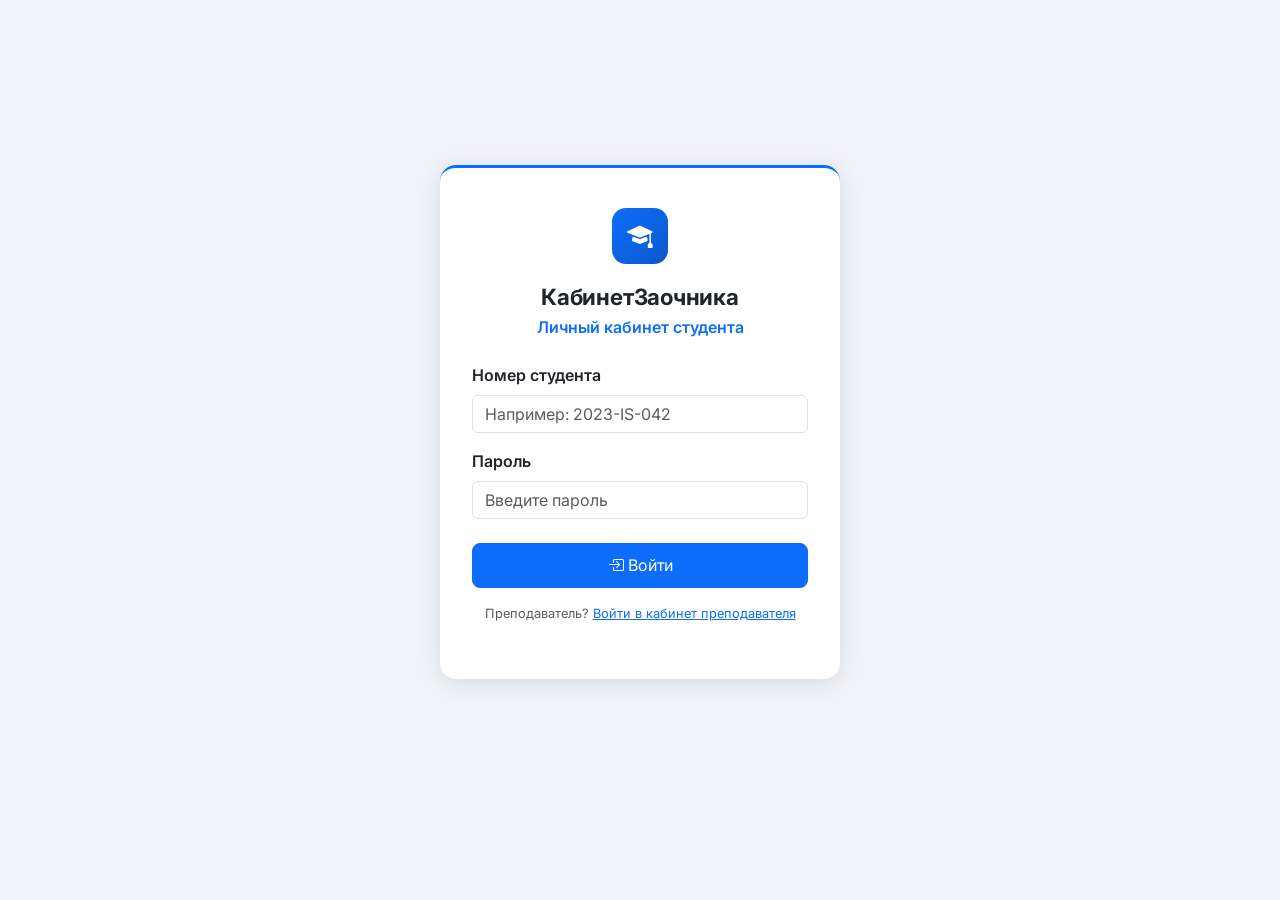
<file: static/index.html>
<!doctype html>
<html lang="ru">
    <head>
        <meta charset="UTF-8" />
        <meta name="viewport" content="width=device-width, initial-scale=1.0" />
        <title>Кабинет студента</title>
        <link rel="manifest" href="/static/manifest.json">
        <link rel="apple-touch-icon" href="/static/icons/android-chrome-192x192.png">
        <meta name="theme-color" content="#0d6efd">
        <meta name="apple-mobile-web-app-capable" content="yes">
        <meta name="apple-mobile-web-app-status-bar-style" content="default">
        <meta name="apple-mobile-web-app-title" content="Кабинет">
        <link href="https://fonts.googleapis.com/css2?family=Inter:wght@400;500;600;700&display=swap" rel="stylesheet">
        <link href="https://cdn.jsdelivr.net/npm/bootstrap@5.3.2/dist/css/bootstrap.min.css" rel="stylesheet" />
        <link rel="stylesheet" href="https://cdn.jsdelivr.net/npm/bootstrap-icons@1.11.3/font/bootstrap-icons.min.css" />
        <style>
            :root {
                --brand: #0d6efd;
                --brand-dark: #0a58ca;
            }
            body { background: #f0f4f8; min-height: 100vh; font-family: 'Inter', system-ui, -apple-system, sans-serif; }

            /* Navbar */
            .app-navbar {
                background: linear-gradient(135deg, var(--brand), var(--brand-dark));
                padding: 0 1rem;
                height: 56px;
                display: flex;
                align-items: center;
                justify-content: space-between;
                box-shadow: 0 2px 12px rgba(13, 110, 253, .35);
            }
            .app-navbar .brand {
                color: #fff;
                font-weight: 700;
                font-size: 1.1rem;
                text-decoration: none;
                display: flex;
                align-items: center;
                gap: 8px;
            }
            .app-navbar .brand i { font-size: 1.3rem; }
            .app-navbar .role-badge { background: rgba(255,255,255,.2); color: #fff; font-size: .7rem; font-weight: 700; padding: 2px 9px; border-radius: 20px; letter-spacing: .06em; text-transform: uppercase; }
            .app-navbar .nav-actions { display: flex; gap: 8px; align-items: center; }

            /* Login */
            .login-wrapper {
                min-height: calc(100vh - 56px);
                display: flex;
                align-items: center;
                justify-content: center;
                padding: 2rem 1rem;
            }
            .login-card {
                background: #fff;
                border-radius: 16px;
                box-shadow: 0 4px 24px rgba(0,0,0,.10);
                padding: 2.5rem 2rem;
                width: 100%;
                max-width: 400px;
                border-top: 3px solid var(--brand);
            }
            .login-card .login-icon {
                width: 56px; height: 56px;
                background: linear-gradient(135deg, var(--brand), var(--brand-dark));
                border-radius: 14px;
                display: flex; align-items: center; justify-content: center;
                margin: 0 auto 1.25rem;
            }
            .login-card .login-icon i { color: #fff; font-size: 1.6rem; }
            .login-card h2 { text-align: center; font-size: 1.4rem; font-weight: 700; margin-bottom: .25rem; letter-spacing: -0.01em; }
            .login-card .login-sub { text-align: center; color: var(--brand); font-size: 1rem; font-weight: 600; margin-bottom: 1.5rem; }

            /* Status badges */
            .status-badge {
                font-size: 0.8em;
                padding: 0.2em 0.55em;
                border-radius: 0.25rem;
                margin-left: 6px;
                vertical-align: middle;
                font-weight: 500;
            }
            .status-submitted  { background: #e9ecef; color: #495057; }
            .status-in_review  { background: #fff3cd; color: #856404; }
            .status-approved   { background: #d1e7dd; color: #0a3622; }
            .status-rejected   { background: #f8d7da; color: #58151c; }

            /* Cards */
            .assignment-card {
                border: none;
                border-left: 4px solid #dee2e6;
                border-radius: 12px;
                box-shadow: 0 1px 6px rgba(0,0,0,.07);
                margin-bottom: 1rem;
                transition: box-shadow .15s;
            }
            .assignment-card:hover { box-shadow: 0 3px 12px rgba(0,0,0,.12); }
            .assignment-card.card-status-approved    { border-left-color: #198754; }
            .assignment-card.card-status-in_review   { border-left-color: #f59e0b; }
            .assignment-card.card-status-rejected    { border-left-color: #dc3545; }
            .assignment-card.card-status-resubmitted { border-left-color: #dc3545; }
            .assignment-card.card-status-submitted   { border-left-color: #6c757d; }
            .assignment-card.card-status-pending     { border-left-color: var(--brand); }
            .assignment-card .subject-label {
                font-size: .8rem;
                font-weight: 600;
                letter-spacing: .04em;
                text-transform: uppercase;
                color: var(--brand);
                margin-bottom: 2px;
            }
            .assignment-card .teacher-label { color: #6c757d; font-size: .85rem; margin-bottom: .5rem; }

            .review-block {
                background: #fff5f5;
                border-left: 3px solid #dc3545;
                padding: 0.6rem 0.75rem;
                margin-top: 0.75rem;
                font-size: 0.9em;
                border-radius: 0 6px 6px 0;
            }

            /* Quick-links */
            .quick-links-grid {
                display: grid;
                grid-template-columns: repeat(3, 1fr);
                gap: 0.6rem;
            }
            @media (min-width: 480px) { .quick-links-grid { grid-template-columns: repeat(6, 1fr); } }
            .quick-link-item {
                display: flex;
                flex-direction: column;
                align-items: center;
                gap: 0.35rem;
                padding: 0.75rem 0.25rem;
                background: #fff;
                border-radius: 12px;
                box-shadow: 0 1px 4px rgba(0,0,0,.07);
                text-decoration: none;
                color: #495057;
                font-size: 0.72rem;
                font-weight: 500;
                text-align: center;
                transition: box-shadow .15s, transform .15s;
            }
            .quick-link-item:hover { box-shadow: 0 3px 10px rgba(0,0,0,.12); transform: translateY(-1px); color: #495057; }
            .quick-link-icon {
                width: 38px; height: 38px;
                border-radius: 10px;
                display: flex; align-items: center; justify-content: center;
                font-size: 1rem;
            }
            .ql-blue   { background: #dbeafe; color: #1d6fef; }
            .ql-orange { background: #fef3c7; color: #d97706; }
            .ql-green  { background: #d1fae5; color: #059669; }
            .ql-teal   { background: #cffafe; color: #0891b2; }
            .ql-red    { background: #fee2e2; color: #dc2626; }
            .ql-gray   { background: #f1f5f9; color: #64748b; }

            /* Assignments grid on desktop */
            @media (min-width: 768px) {
                #assignments {
                    display: grid;
                    grid-template-columns: repeat(2, 1fr);
                    gap: 1rem;
                    align-items: start;
                }
                #assignments .assignment-card { margin-bottom: 0; }
            }

            /* Table */
            .table { border-radius: 10px; overflow: hidden; }
            .section-title {
                font-size: 1rem;
                font-weight: 700;
                text-transform: uppercase;
                letter-spacing: .06em;
                color: #495057;
                margin: 2rem 0 1rem;
            }

            /* Toast */
            .toast-container { z-index: 9999; }
        </style>
    </head>
    <body>

        <!-- Navbar (hidden until logged in) -->
        <nav class="app-navbar" id="app-navbar" style="display:none">
            <a href="#" class="brand">
                <i class="bi bi-mortarboard-fill"></i>
                КабинетЗаочника
                <span class="role-badge">Студент</span>
            </a>
            <div class="nav-actions">
                <button class="btn btn-sm btn-light" data-bs-toggle="modal" data-bs-target="#changePasswordModal">
                    <i class="bi bi-key"></i><span class="d-none d-sm-inline ms-1">Пароль</span>
                </button>
                <button id="logout-btn" class="btn btn-sm btn-outline-light">
                    <i class="bi bi-box-arrow-right"></i><span class="d-none d-sm-inline ms-1">Выйти</span>
                </button>
            </div>
        </nav>

        <!-- Login -->
        <div id="login-section" class="login-wrapper">
            <div class="login-card">
                <div class="login-icon"><i class="bi bi-mortarboard-fill"></i></div>
                <h2>КабинетЗаочника</h2>
                <p class="login-sub">Личный кабинет студента</p>
                <div id="login-error" class="alert alert-danger d-none py-2"></div>
                <form id="login-form">
                    <div class="mb-3">
                        <label class="form-label fw-semibold">Номер студента</label>
                        <input type="text" id="student-id" class="form-control" placeholder="Например: 2023-IS-042" required />
                    </div>
                    <div class="mb-4">
                        <label class="form-label fw-semibold">Пароль</label>
                        <input type="password" id="password" class="form-control" placeholder="Введите пароль" required />
                    </div>
                    <button type="submit" class="btn btn-primary w-100" style="border-radius:8px;padding:.6rem">
                        <i class="bi bi-box-arrow-in-right me-1"></i>Войти
                    </button>
                </form>
                <p class="text-center text-muted mt-3" style="font-size:.8rem">
                    Преподаватель? <a href="/teacher">Войти в кабинет преподавателя</a>
                </p>
            </div>
        </div>

        <!-- Main -->
        <div id="main-section" style="display:none">
            <div class="container py-4">
                <div class="d-flex align-items-center gap-2 mb-1">
                    <span class="text-muted" style="font-size:.9rem"><i class="bi bi-person-circle me-1"></i><span id="student-name"></span></span>
                </div>

                <!-- Quick links -->
                <div class="quick-links-grid mb-4">
                    <a href="https://www.politex.mogilev.by/zaochnik/raspisanie-zanyatiy-818" class="quick-link-item" target="_blank" rel="noopener">
                        <div class="quick-link-icon ql-blue"><i class="bi bi-calendar2-week"></i></div>
                        <span>Расписание</span>
                    </a>
                    <a href="https://www.politex.mogilev.by/zaochnik/uchebnye-materialy-282" class="quick-link-item" target="_blank" rel="noopener">
                        <div class="quick-link-icon ql-orange"><i class="bi bi-book"></i></div>
                        <span>Материалы</span>
                    </a>
                    <a href="https://www.politex.mogilev.by/uchebnye-grafiki-126" class="quick-link-item" target="_blank" rel="noopener">
                        <div class="quick-link-icon ql-green"><i class="bi bi-graph-up"></i></div>
                        <span>Уч. графики</span>
                    </a>
                    <a href="https://www.politex.mogilev.by/zaochnik/raspisanie-konsultaciy-2099" class="quick-link-item" target="_blank" rel="noopener">
                        <div class="quick-link-icon ql-teal"><i class="bi bi-person-video3"></i></div>
                        <span>Консультации</span>
                    </a>
                    <a href="https://www.politex.mogilev.by/node/2026" class="quick-link-item" target="_blank" rel="noopener">
                        <div class="quick-link-icon ql-red"><i class="bi bi-cash-coin"></i></div>
                        <span>Оплата</span>
                    </a>
                    <a href="https://www.politex.mogilev.by/" class="quick-link-item" target="_blank" rel="noopener">
                        <div class="quick-link-icon ql-gray"><i class="bi bi-house-door"></i></div>
                        <span>Сайт</span>
                    </a>
                </div>

                <p class="section-title"><i class="bi bi-journal-text me-2"></i>Задания</p>
                <div id="assignments"></div>

                <p class="section-title"><i class="bi bi-bar-chart-line me-2"></i>Успеваемость</p>
                <div class="table-responsive">
                    <table class="table table-bordered table-hover table-sm bg-white">
                        <thead class="table-light">
                            <tr>
                                <th>Предмет</th>
                                <th>Оценка</th>
                                <th>Статус</th>
                                <th class="d-none d-sm-table-cell">Дата</th>
                            </tr>
                        </thead>
                        <tbody id="grades"></tbody>
                    </table>
                </div>
            </div>
        </div>

        <!-- Toast -->
        <div class="toast-container position-fixed bottom-0 end-0 p-3">
            <div id="app-toast" class="toast align-items-center border-0" role="alert">
                <div class="d-flex">
                    <div class="toast-body" id="app-toast-body"></div>
                    <button type="button" class="btn-close btn-close-white me-2 m-auto" data-bs-dismiss="toast"></button>
                </div>
            </div>
        </div>

        <!-- Модальное окно: смена пароля -->
        <div class="modal fade" id="changePasswordModal" tabindex="-1">
            <div class="modal-dialog">
                <div class="modal-content">
                    <div class="modal-header">
                        <h5 class="modal-title">Сменить пароль</h5>
                        <button type="button" class="btn-close" data-bs-dismiss="modal"></button>
                    </div>
                    <div class="modal-body">
                        <div id="change-password-alert" class="alert d-none"></div>
                        <form id="change-password-form">
                            <div class="mb-3">
                                <label class="form-label">Текущий пароль</label>
                                <input type="password" id="cp-old" class="form-control" required>
                            </div>
                            <div class="mb-3">
                                <label class="form-label">Новый пароль</label>
                                <input type="password" id="cp-new" class="form-control" minlength="8" required>
                                <div class="form-text">Минимум 8 символов</div>
                            </div>
                            <div class="mb-3">
                                <label class="form-label">Повторите новый пароль</label>
                                <input type="password" id="cp-confirm" class="form-control" required>
                            </div>
                        </form>
                    </div>
                    <div class="modal-footer">
                        <button type="button" class="btn btn-secondary" data-bs-dismiss="modal">Отмена</button>
                        <button type="button" class="btn btn-primary" id="cp-submit-btn">Сохранить</button>
                    </div>
                </div>
            </div>
        </div>

        <script src="https://cdn.jsdelivr.net/npm/bootstrap@5.3.2/dist/js/bootstrap.bundle.min.js"></script>
        <script>
            if ('serviceWorker' in navigator) {
                navigator.serviceWorker.register('/sw.js');
            }

            function escapeHtml(str) {
                if (str == null) return '';
                return String(str)
                    .replace(/&/g, '&amp;')
                    .replace(/</g, '&lt;')
                    .replace(/>/g, '&gt;')
                    .replace(/"/g, '&quot;')
                    .replace(/'/g, '&#39;');
            }

            async function updateBadge() {
                const token = localStorage.getItem('student_token');
                if (!token) return;
                try {
                    const res = await fetch('/api/badge', { headers: { 'Authorization': `Bearer ${token}` } });
                    if (!res.ok) return;
                    const { count } = await res.json();
                    if ('setAppBadge' in navigator) {
                        count > 0 ? navigator.setAppBadge(count) : navigator.clearAppBadge();
                    }
                    document.title = count > 0 ? `(${count}) Кабинет студента` : 'Кабинет студента';
                } catch {}
            }
            setInterval(updateBadge, 60000);

            function showToast(msg, type = 'success') {
                const el = document.getElementById('app-toast');
                el.className = `toast align-items-center text-bg-${type} border-0`;
                document.getElementById('app-toast-body').textContent = msg;
                bootstrap.Toast.getOrCreateInstance(el, { delay: 3500 }).show();
            }

            function deadlineBadge(deadlineStr) {
                if (!deadlineStr) return '<span class="badge bg-secondary">Без дедлайна</span>';
                const now = new Date(); now.setHours(0,0,0,0);
                const due = new Date(deadlineStr);
                const days = Math.round((due - now) / 86400000);
                if (days < 0) return `<span class="badge bg-danger">Просрочено (${due.toLocaleDateString('ru-RU')})</span>`;
                if (days <= 7) return `<span class="badge bg-warning text-dark">Дедлайн: ${due.toLocaleDateString('ru-RU')} (${days} дн.)</span>`;
                return `<span class="badge bg-success">Дедлайн: ${due.toLocaleDateString('ru-RU')}</span>`;
            }

            function getAuthHeaders() {
                const token = localStorage.getItem('student_token');
                return token ? { Authorization: `Bearer ${token}` } : {};
            }

            function showLogin() {
                document.getElementById('app-navbar').style.display = 'none';
                document.getElementById('login-section').style.display = 'flex';
                document.getElementById('main-section').style.display = 'none';
            }
            function showMain() {
                document.getElementById('app-navbar').style.display = 'flex';
                document.getElementById('login-section').style.display = 'none';
                document.getElementById('main-section').style.display = 'block';
            }

            window.addEventListener('load', () => {
                const token = localStorage.getItem('student_token');
                const name = localStorage.getItem('student_name');
                if (token && name) {
                    document.getElementById('student-name').textContent = name;
                    loadAssignments();
                    loadGrades();
                    showMain();
                    updateBadge();
                } else {
                    showLogin();
                }
            });

            document.getElementById('login-form').addEventListener('submit', async (e) => {
                e.preventDefault();
                const btn = e.target.querySelector('button[type=submit]');
                btn.disabled = true;
                const errEl = document.getElementById('login-error');
                errEl.classList.add('d-none');
                const studentId = document.getElementById('student-id').value.trim();
                const password = document.getElementById('password').value.trim();
                try {
                    const res = await fetch('/api/login', {
                        method: 'POST',
                        headers: { 'Content-Type': 'application/x-www-form-urlencoded' },
                        body: `student_id=${encodeURIComponent(studentId)}&password=${encodeURIComponent(password)}`
                    });
                    if (!res.ok) throw new Error('Неверный номер студента или пароль');
                    const data = await res.json();
                    const fullName = `${data.user.last_name} ${data.user.first_name}${data.user.patronymic ? ' ' + data.user.patronymic : ''}`;
                    localStorage.setItem('student_token', data.token);
                    localStorage.setItem('student_name', fullName);
                    document.getElementById('student-name').textContent = fullName;
                    loadAssignments();
                    loadGrades();
                    showMain();
                    updateBadge();
                } catch (err) {
                    errEl.textContent = err.message;
                    errEl.classList.remove('d-none');
                } finally {
                    btn.disabled = false;
                }
            });

            document.getElementById('logout-btn').addEventListener('click', () => {
                localStorage.removeItem('student_token');
                localStorage.removeItem('student_name');
                showLogin();
            });

            function handleAuthError() {
                showToast('Сессия истекла — войдите снова', 'warning');
                localStorage.removeItem('student_token');
                localStorage.removeItem('student_name');
                showLogin();
            }

            async function loadAssignments() {
                try {
                    const res = await fetch('/api/assignments/me', { headers: getAuthHeaders() });
                    if (res.status === 401 || res.status === 403) { handleAuthError(); return; }
                    if (!res.ok) throw new Error('Ошибка загрузки');
                    const assignments = await res.json();
                    const cont = document.getElementById('assignments');
                    cont.innerHTML = '';

                    if (assignments.length === 0) {
                        cont.innerHTML = '<p class="text-muted">Нет активных заданий</p>';
                        return;
                    }

                    for (const a of assignments) {
                        const deadline = deadlineBadge(a.deadline);
                        const submittedAt = a.submitted_at ? new Date(a.submitted_at).toLocaleDateString('ru-RU') : null;
                        const dateStr = submittedAt ? ` (${submittedAt})` : '';

                        const classMap = { submitted: 'status-submitted', in_review: 'status-in_review', approved: 'status-approved', rejected: 'status-rejected', resubmitted: 'status-rejected', notebook_sent: 'status-in_review' };
                        let statusBadge = '';
                        if (a.status_label && a.status_label !== '—') {
                            statusBadge = `<span class="status-badge ${classMap[a.status] || 'status-submitted'}">${a.status_label}${dateStr}</span>`;
                        } else {
                            statusBadge = `<span class="status-badge status-submitted">Не отправлено</span>`;
                        }

                        let reviewBlock = '';
                        if ((a.status === 'rejected' || a.status === 'resubmitted') && a.review) {
                            reviewBlock = `<div class="review-block"><strong>Рецензия:</strong> ${escapeHtml(a.review)}</div>`;
                        }

                        let feedbackBlock = '';
                        if (a.has_teacher_feedback) {
                            feedbackBlock = `<button class="btn btn-sm btn-outline-info mt-2 download-feedback" data-submission-id="${a.submission_id}"><i class="bi bi-paperclip me-1"></i>Скачать комментарий преподавателя</button>`;
                        }

                        const isNotebook = a.submission_type === 'notebook';
                        let actionBlock = '';
                        if (a.final_grade_blocked) {
                            const statusText = a.final_grade_status ? `Оценка выставлена: ${a.final_grade_status}.` : 'Оценка по предмету уже выставлена.';
                            actionBlock = `<p class="text-muted mb-0 mt-2" style="font-size:.875rem">${statusText} Повторная сдача недоступна.</p>`;
                        } else if (a.status === 'approved') {
                            // nothing
                        } else if (isNotebook) {
                            if (a.status === 'notebook_sent') {
                                actionBlock = '<p class="text-muted mb-0 mt-2" style="font-size:.875rem"><i class="bi bi-envelope-check me-1"></i>Тетрадь отмечена как отправленная. Ожидайте проверки.</p>';
                            } else {
                                const btnLabel = a.status === 'rejected' ? 'Отметить повторную отправку' : 'Отметить как отправлено почтой';
                                actionBlock = `
                                    <div class="mt-2">
                                        <p class="text-muted mb-2" style="font-size:.875rem"><i class="bi bi-book me-1"></i>Выполните задание в тетради и отправьте её по почте. После отправки нажмите кнопку ниже.</p>
                                        <button type="button" class="btn btn-primary btn-sm notebook-send-btn" data-assignment-id="${a.id}">
                                            <i class="bi bi-envelope me-1"></i>${btnLabel}
                                        </button>
                                    </div>`;
                            }
                        } else if (a.status === 'in_review') {
                            actionBlock = '<p class="text-muted mb-0 mt-2" style="font-size:.875rem"><i class="bi bi-hourglass-split me-1"></i>Работа проверяется преподавателем</p>';
                        } else {
                            actionBlock = `
                                <form class="submit-form mt-2" data-assignment-id="${a.id}">
                                    <input type="file" class="d-none file-input" multiple>
                                    <div class="file-list mb-2"></div>
                                    <div class="d-flex align-items-center gap-2 flex-wrap">
                                        <button type="button" class="btn btn-outline-secondary btn-sm add-files-btn">
                                            <i class="bi bi-paperclip me-1"></i>Добавить файлы
                                        </button>
                                        <span class="file-count text-muted" style="font-size:.85rem">0 / 10 файлов</span>
                                        <button type="submit" class="btn btn-primary btn-sm">
                                            <i class="bi bi-cloud-upload me-1"></i>Отправить
                                        </button>
                                    </div>
                                </form>`;
                        }

                        const el = document.createElement('div');
                        el.className = `assignment-card card card-status-${a.status || 'pending'}`;
                        el.innerHTML = `
                            <div class="card-body">
                                <div class="subject-label">${escapeHtml(a.subject)}</div>
                                <div class="teacher-label"><i class="bi bi-person me-1"></i>${escapeHtml(a.teachers)}</div>
                                <h6 class="mb-1">${escapeHtml(a.title)} ${statusBadge}</h6>
                                <p class="text-muted mb-2" style="font-size:.9rem">${escapeHtml(a.description)}</p>
                                <div class="mb-1">${deadline}</div>
                                ${reviewBlock}
                                ${feedbackBlock}
                                ${actionBlock}
                            </div>`;
                        cont.appendChild(el);
                    }

                    const MAX_FILES = 10;
                    const formFileMaps = new Map();

                    function renderFileList(form, files) {
                        const list = form.querySelector('.file-list');
                        const counter = form.querySelector('.file-count');
                        counter.textContent = `${files.length} / ${MAX_FILES} файлов`;
                        if (!files.length) { list.innerHTML = ''; return; }
                        list.innerHTML = files.map((f, i) => `
                            <div class="d-flex align-items-center gap-2 mb-1" style="font-size:.85rem">
                                <i class="bi bi-file-earmark me-1 text-secondary"></i>
                                <span class="text-truncate" style="max-width:240px" title="${f.name}">${f.name}</span>
                                <span class="text-muted">(${(f.size/1024).toFixed(0)} КБ)</span>
                                <button type="button" class="btn-close btn-sm remove-file-btn" style="font-size:.65rem" data-idx="${i}"></button>
                            </div>`).join('');
                        list.querySelectorAll('.remove-file-btn').forEach(btn => {
                            btn.addEventListener('click', () => {
                                const assignmentId = form.dataset.assignmentId;
                                const arr = formFileMaps.get(assignmentId) || [];
                                arr.splice(parseInt(btn.dataset.idx), 1);
                                formFileMaps.set(assignmentId, arr);
                                renderFileList(form, arr);
                            });
                        });
                    }

                    document.querySelectorAll('.submit-form').forEach(form => {
                        const assignmentId = form.dataset.assignmentId;
                        formFileMaps.set(assignmentId, []);
                        const fileInput = form.querySelector('.file-input');

                        form.querySelector('.add-files-btn').addEventListener('click', () => fileInput.click());

                        fileInput.addEventListener('change', () => {
                            const existing = formFileMaps.get(assignmentId) || [];
                            for (const f of fileInput.files) {
                                const idx = existing.findIndex(e => e.name === f.name);
                                if (idx !== -1) existing[idx] = f;
                                else if (existing.length < MAX_FILES) existing.push(f);
                                else { showToast(`Максимум ${MAX_FILES} файлов`, 'warning'); break; }
                            }
                            formFileMaps.set(assignmentId, existing);
                            renderFileList(form, existing);
                            fileInput.value = '';
                        });

                        form.addEventListener('submit', async (e) => {
                            e.preventDefault();
                            const btn = e.target.querySelector('button[type=submit]');
                            const files = formFileMaps.get(assignmentId) || [];
                            if (!files.length) { showToast('Выберите файлы для отправки', 'warning'); return; }
                            btn.disabled = true;
                            const formData = new FormData();
                            files.forEach(f => formData.append('files', f));
                            try {
                                const res = await fetch(`/api/submit/${assignmentId}`, { method: 'POST', headers: getAuthHeaders(), body: formData });
                                if (res.status === 401 || res.status === 403) { handleAuthError(); return; }
                                if (res.ok) {
                                    showToast('Работа успешно отправлена!');
                                    loadAssignments();
                                } else {
                                    const err = await res.json().catch(() => ({ detail: 'Неизвестная ошибка' }));
                                    showToast('Ошибка: ' + (err.detail || ''), 'danger');
                                }
                            } catch {
                                showToast('Не удалось отправить работу. Проверьте соединение.', 'danger');
                            } finally {
                                btn.disabled = false;
                            }
                        });
                    });

                    document.querySelectorAll('.notebook-send-btn').forEach(btn => {
                        btn.addEventListener('click', async (e) => {
                            const b = e.currentTarget;
                            const assignmentId = b.dataset.assignmentId;
                            b.disabled = true;
                            try {
                                const res = await fetch(`/api/submit-notebook/${assignmentId}`, { method: 'POST', headers: getAuthHeaders() });
                                if (res.status === 401 || res.status === 403) { handleAuthError(); return; }
                                if (res.ok) {
                                    showToast('Отмечено! Преподаватель получит уведомление.');
                                    loadAssignments();
                                } else {
                                    const err = await res.json().catch(() => ({ detail: 'Ошибка' }));
                                    showToast('Ошибка: ' + (err.detail || ''), 'danger');
                                }
                            } catch {
                                showToast('Не удалось отметить отправку. Проверьте соединение.', 'danger');
                            } finally {
                                b.disabled = false;
                            }
                        });
                    });

                    document.querySelectorAll('.download-feedback').forEach(btn => {
                        btn.addEventListener('click', async (e) => {
                            const submissionId = e.target.closest('[data-submission-id]').dataset.submissionId;
                            try {
                                const res = await fetch(`/api/download/feedback/${submissionId}`, { headers: getAuthHeaders() });
                                if (!res.ok) throw new Error('Файл не найден');
                                const blob = await res.blob();
                                const url = window.URL.createObjectURL(blob);
                                const a = document.createElement('a');
                                a.href = url; a.download = 'комментарий_преподавателя.' + (blob.type.split('/')[1] || 'bin');
                                document.body.appendChild(a); a.click();
                                window.URL.revokeObjectURL(url); a.remove();
                            } catch (err) {
                                showToast('Не удалось скачать файл: ' + err.message, 'danger');
                            }
                        });
                    });
                } catch (err) {
                    console.error('Ошибка при загрузке заданий:', err);
                }
            }

            async function loadGrades() {
                try {
                    const res = await fetch('/api/grades/me', { headers: getAuthHeaders() });
                    if (res.status === 401 || res.status === 403) { handleAuthError(); return; }
                    if (!res.ok) throw new Error('Ошибка загрузки');
                    const grades = await res.json();
                    const tbody = document.getElementById('grades');
                    tbody.innerHTML = '';
                    if (grades.length === 0) {
                        tbody.innerHTML = '<tr><td colspan="4" class="text-muted text-center">Нет данных</td></tr>';
                        return;
                    }
                    grades.forEach(g => {
                        const tr = document.createElement('tr');
                        tr.innerHTML = `<td>${g.subject}</td><td>${g.grade || '–'}</td><td>${g.status || '–'}</td><td class="d-none d-sm-table-cell">${g.graded_at || '—'}</td>`;
                        tbody.appendChild(tr);
                    });
                } catch (err) {
                    console.warn('Не удалось загрузить успеваемость:', err.message);
                }
            }

            document.getElementById('cp-submit-btn').addEventListener('click', async () => {
                const alertEl = document.getElementById('change-password-alert');
                const oldPwd = document.getElementById('cp-old').value;
                const newPwd = document.getElementById('cp-new').value;
                const confirm = document.getElementById('cp-confirm').value;
                alertEl.className = 'alert d-none';
                if (newPwd !== confirm) {
                    alertEl.className = 'alert alert-danger'; alertEl.textContent = 'Новые пароли не совпадают'; return;
                }
                if (newPwd.length < 8) {
                    alertEl.className = 'alert alert-danger'; alertEl.textContent = 'Пароль должен содержать минимум 8 символов'; return;
                }
                const token = localStorage.getItem('student_token');
                const res = await fetch('/api/change-password', {
                    method: 'POST',
                    headers: { 'Authorization': `Bearer ${token}`, 'Content-Type': 'application/x-www-form-urlencoded' },
                    body: new URLSearchParams({ old_password: oldPwd, new_password: newPwd })
                });
                if (res.ok) {
                    alertEl.className = 'alert alert-success'; alertEl.textContent = 'Пароль успешно изменён';
                    document.getElementById('change-password-form').reset();
                } else {
                    const err = await res.json();
                    alertEl.className = 'alert alert-danger'; alertEl.textContent = err.detail || 'Ошибка при смене пароля';
                }
            });

            document.getElementById('changePasswordModal').addEventListener('hidden.bs.modal', () => {
                document.getElementById('change-password-form').reset();
                document.getElementById('change-password-alert').className = 'alert d-none';
            });
        </script>
    </body>
</html>
</file>
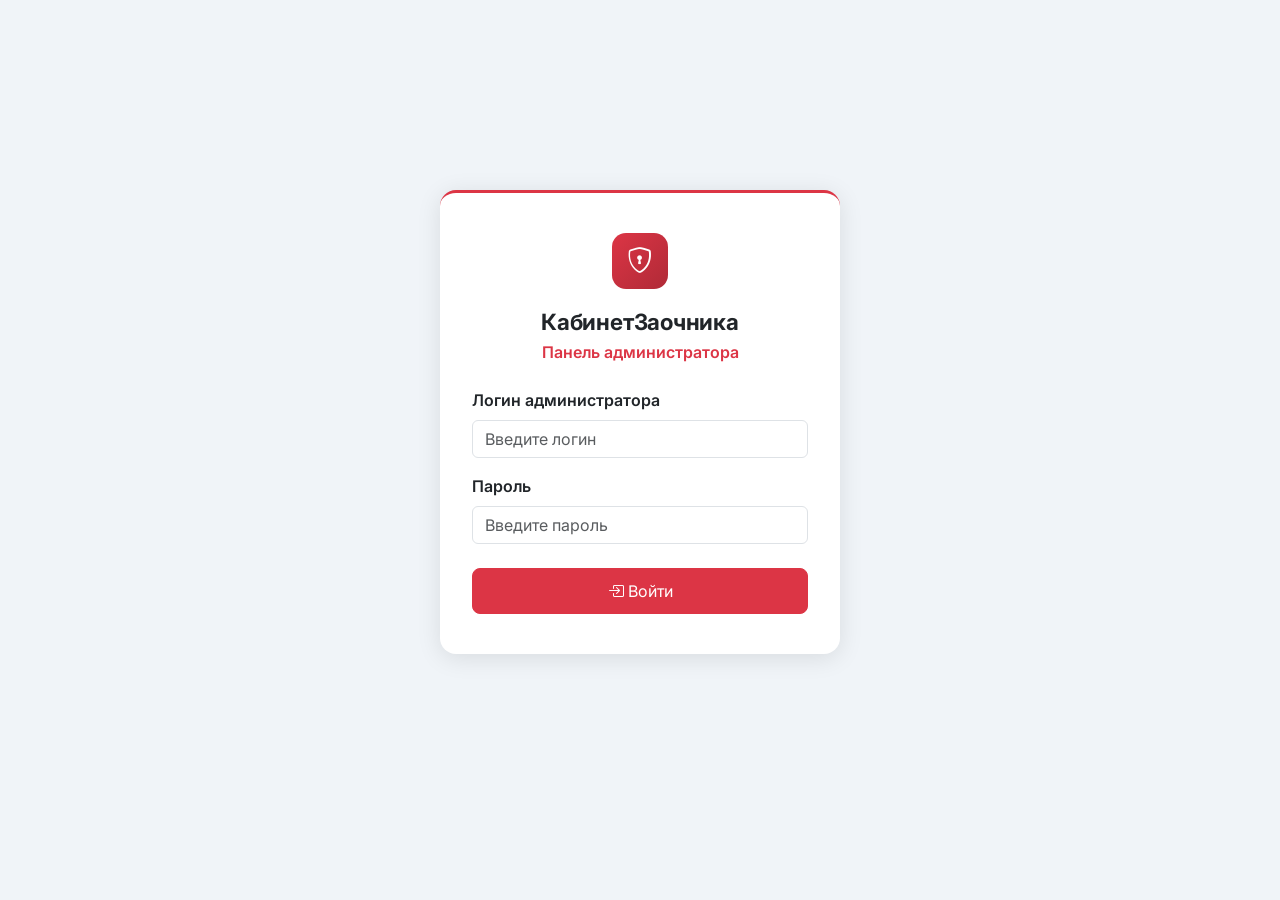
<file: static/admin.html>
<!DOCTYPE html>
<html lang="ru">
<head>
  <meta charset="UTF-8"/>
  <meta name="viewport" content="width=device-width, initial-scale=1.0"/>
  <title>Панель администратора</title>
  <link rel="apple-touch-icon" href="/static/icons/android-chrome-192x192.png">
  <meta name="theme-color" content="#dc3545">
  <link href="https://fonts.googleapis.com/css2?family=Inter:wght@400;500;600;700&display=swap" rel="stylesheet">
  <link href="https://cdn.jsdelivr.net/npm/bootstrap@5.3.2/dist/css/bootstrap.min.css" rel="stylesheet">
  <link rel="stylesheet" href="https://cdn.jsdelivr.net/npm/bootstrap-icons@1.11.3/font/bootstrap-icons.min.css">
  <link rel="stylesheet" href="/static/css/admin.css">
</head>
<body>

  <!-- Navbar (shown only when logged in) -->
  <nav class="app-navbar" id="app-navbar" style="display:none">
    <a href="#" class="brand">
      <i class="bi bi-mortarboard-fill"></i>
      <span class="brand-text">КабинетЗаочника</span>
      <span class="role-badge">Администратор</span>
    </a>
    <div class="nav-actions">
<button class="btn btn-sm btn-outline-light" data-bs-toggle="modal" data-bs-target="#changeAdminPasswordModal">
        <i class="bi bi-key"></i><span class="d-none d-sm-inline ms-1">Пароль</span>
      </button>
      <button id="logout-btn" class="btn btn-sm btn-outline-light">
        <i class="bi bi-box-arrow-right"></i><span class="d-none d-sm-inline ms-1">Выйти</span>
      </button>
    </div>
  </nav>

  <!-- Login -->
  <div id="login-section" class="login-wrapper">
    <div class="login-card">
      <div class="login-icon"><i class="bi bi-shield-lock"></i></div>
      <h2>КабинетЗаочника</h2>
      <p class="login-sub">Панель администратора</p>
      <div id="login-error" class="alert alert-danger d-none py-2"></div>
      <form id="login-form">
        <div class="mb-3">
          <label class="form-label fw-semibold">Логин администратора</label>
          <input type="text" id="admin-id" class="form-control" placeholder="Введите логин" required>
        </div>
        <div class="mb-4">
          <label class="form-label fw-semibold">Пароль</label>
          <input type="password" id="admin-password" class="form-control" placeholder="Введите пароль" required>
        </div>
        <button type="submit" class="btn btn-danger w-100" style="border-radius:8px;padding:.6rem">
          <i class="bi bi-box-arrow-in-right me-1"></i>Войти
        </button>
      </form>
    </div>
  </div>

  <!-- Main -->
  <div id="main-section" style="display:none">
    <div class="container py-4">

      <!-- Дашборд -->
      <div class="row g-3 mb-4" id="stats-row">
        <div class="col-6 col-md-3">
          <div class="stat-card">
            <div class="stat-icon stat-blue"><i class="bi bi-people-fill"></i></div>
            <div class="stat-value text-primary" id="stat-students">—</div>
            <div class="stat-label">Студентов</div>
          </div>
        </div>
        <div class="col-6 col-md-3">
          <div class="stat-card">
            <div class="stat-icon stat-green"><i class="bi bi-person-workspace"></i></div>
            <div class="stat-value text-success" id="stat-teachers">—</div>
            <div class="stat-label">Преподавателей</div>
          </div>
        </div>
        <div class="col-6 col-md-3">
          <div class="stat-card stat-card-clickable" id="card-pending" title="Посмотреть подробнее" style="cursor:pointer;">
            <div class="stat-icon stat-yellow"><i class="bi bi-hourglass-split"></i></div>
            <div class="stat-value text-warning" id="stat-pending">—</div>
            <div class="stat-label">На проверке <i class="bi bi-chevron-right" style="font-size:.7rem;opacity:.5;"></i></div>
          </div>
        </div>
        <div class="col-6 col-md-3">
          <div class="stat-card stat-card-clickable" id="card-overdue" title="Посмотреть подробнее" style="cursor:pointer;">
            <div class="stat-icon stat-red"><i class="bi bi-exclamation-triangle-fill"></i></div>
            <div class="stat-value text-danger" id="stat-overdue">—</div>
            <div class="stat-label">Просрочено <i class="bi bi-chevron-right" style="font-size:.7rem;opacity:.5;"></i></div>
          </div>
        </div>
      </div>

      <div class="section-card">
        <!-- Мобильный dropdown (< md) -->
        <div class="d-md-none mb-3">
          <button class="btn btn-light w-100 d-flex justify-content-between align-items-center fw-medium border"
                  id="mobile-section-btn" type="button" data-bs-toggle="dropdown" aria-expanded="false">
            <span id="mobile-section-label"><i class="bi bi-people me-2 text-primary"></i>Студенты</span>
            <i class="bi bi-chevron-down text-muted" style="font-size:.85rem;"></i>
          </button>
          <ul class="dropdown-menu w-100 shadow-sm" id="mobile-section-menu">
            <li><button class="dropdown-item active" type="button" data-target="#tab-students" data-icon="bi-people" data-icon-color="text-primary" data-label="Студенты"><i class="bi bi-people me-2"></i>Студенты</button></li>
            <li><button class="dropdown-item" type="button" data-target="#tab-teachers" data-icon="bi-person-workspace" data-icon-color="text-success" data-label="Преподаватели"><i class="bi bi-person-workspace me-2"></i>Преподаватели</button></li>
            <li><button class="dropdown-item" type="button" data-target="#tab-subjects" data-icon="bi-book" data-icon-color="text-purple" data-label="Предметы"><i class="bi bi-book me-2"></i>Предметы</button></li>
            <li><button class="dropdown-item" type="button" data-target="#tab-assignments" data-icon="bi-journal-text" data-icon-color="text-warning" data-label="Задания"><i class="bi bi-journal-text me-2"></i>Задания</button></li>
            <li><button class="dropdown-item" type="button" data-target="#tab-announcements" data-icon="bi-megaphone" data-icon-color="text-info" data-label="Объявления"><i class="bi bi-megaphone me-2"></i>Объявления</button></li>
            <li><button class="dropdown-item" type="button" data-target="#tab-audit" data-icon="bi-journal-text" data-icon-color="text-secondary" data-label="Бэклог"><i class="bi bi-journal-text me-2"></i>Бэклог</button></li>
          </ul>
        </div>

        <!-- Вкладки (≥ md) -->
        <ul class="nav nav-tabs mb-4 flex-nowrap overflow-auto d-none d-md-flex" id="adminTabs" style="-webkit-overflow-scrolling:touch">
          <li class="nav-item flex-shrink-0"><button class="nav-link active" data-bs-toggle="tab" data-bs-target="#tab-students"><i class="bi bi-people me-1"></i>Студенты</button></li>
          <li class="nav-item flex-shrink-0"><button class="nav-link" data-bs-toggle="tab" data-bs-target="#tab-teachers"><i class="bi bi-person-workspace me-1"></i>Преподаватели</button></li>
          <li class="nav-item flex-shrink-0"><button class="nav-link" data-bs-toggle="tab" data-bs-target="#tab-subjects"><i class="bi bi-book me-1"></i>Предметы</button></li>
          <li class="nav-item flex-shrink-0"><button class="nav-link" data-bs-toggle="tab" data-bs-target="#tab-assignments"><i class="bi bi-journal-text me-1"></i>Задания</button></li>
          <li class="nav-item flex-shrink-0"><button class="nav-link" data-bs-toggle="tab" data-bs-target="#tab-announcements" id="ann-tab-btn"><i class="bi bi-megaphone me-1"></i>Объявления</button></li>
          <li class="nav-item flex-shrink-0"><button class="nav-link" data-bs-toggle="tab" data-bs-target="#tab-audit" id="audit-tab-btn"><i class="bi bi-journal-text me-1"></i>Бэклог</button></li>
        </ul>

        <div class="tab-content">

          <!-- СТУДЕНТЫ -->
          <div class="tab-pane fade show active" id="tab-students">
            <div class="d-flex justify-content-between align-items-center mb-3">
              <h6 class="mb-0 fw-bold">Студенты</h6>
              <div class="d-flex gap-2">
                <button class="btn btn-outline-secondary btn-sm" onclick="downloadCSV('/api/admin/export/students', 'students.csv')">
                  <i class="bi bi-download me-1"></i>CSV
                </button>
                <button class="btn btn-success btn-sm" data-bs-toggle="modal" data-bs-target="#addStudentModal">
                  <i class="bi bi-plus-lg me-1"></i>Добавить
                </button>
              </div>
            </div>
            <div id="temp-password-alert" class="alert alert-success d-none">
              Временный пароль: <strong id="temp-password-value"></strong> — сохраните его, он больше не будет показан.
            </div>
            <div class="row g-2 mb-3">
              <div class="col"><input type="text" id="student-search" class="form-control form-control-sm" placeholder="Поиск по имени или ID..."></div>
              <div class="col-auto"><select id="student-group-filter" class="form-select form-select-sm"><option value="">Все группы</option></select></div>
            </div>
            <div class="table-responsive">
              <table class="table table-hover align-middle">
                <thead class="table-light">
                  <tr><th>ID</th><th>ФИО</th><th>Группа</th><th>Email</th><th></th></tr>
                </thead>
                <tbody id="students-tbody"></tbody>
              </table>
            </div>
          </div>

          <!-- ПРЕПОДАВАТЕЛИ -->
          <div class="tab-pane fade" id="tab-teachers">
            <div class="d-flex justify-content-between align-items-center mb-3">
              <h6 class="mb-0 fw-bold">Преподаватели</h6>
              <button class="btn btn-success btn-sm" data-bs-toggle="modal" data-bs-target="#addTeacherModal">
                <i class="bi bi-plus-lg me-1"></i>Добавить
              </button>
            </div>
            <div id="temp-teacher-password-alert" class="alert alert-success d-none">
              Временный пароль: <strong id="temp-teacher-password-value"></strong> — сохраните его, он больше не будет показан.
            </div>
            <div class="mb-3">
              <input type="text" id="teacher-search" class="form-control form-control-sm" placeholder="Поиск по имени или ID...">
            </div>
            <div class="table-responsive">
              <table class="table table-hover align-middle">
                <thead class="table-light">
                  <tr><th>ID</th><th>ФИО</th><th>Email</th><th></th></tr>
                </thead>
                <tbody id="teachers-tbody"></tbody>
              </table>
            </div>
          </div>

          <!-- ПРЕДМЕТЫ -->
          <div class="tab-pane fade" id="tab-subjects">
            <div class="d-flex justify-content-between align-items-center mb-3">
              <h6 class="mb-0 fw-bold">Предметы</h6>
              <button class="btn btn-success btn-sm" data-bs-toggle="modal" data-bs-target="#addSubjectModal">
                <i class="bi bi-plus-lg me-1"></i>Добавить
              </button>
            </div>
            <div class="table-responsive">
              <table class="table table-hover align-middle">
                <thead class="table-light">
                  <tr><th>Название</th><th>Код</th><th>Семестр</th><th>Преподаватели</th><th></th></tr>
                </thead>
                <tbody id="subjects-tbody"></tbody>
              </table>
            </div>
          </div>

          <!-- ЗАДАНИЯ -->
          <div class="tab-pane fade" id="tab-assignments">
            <div class="d-flex justify-content-between align-items-center mb-3">
              <h6 class="mb-0 fw-bold">Задания</h6>
              <div class="d-flex gap-2">
                <button class="btn btn-outline-secondary btn-sm" onclick="downloadCSV('/api/admin/export/grades', 'успеваемость студентов.csv')" title="Скачать успеваемость CSV">
                  <i class="bi bi-download"></i><span class="d-none d-sm-inline ms-1">Успеваемость CSV</span>
                </button>
                <button class="btn btn-success btn-sm" id="open-add-assignment-btn">
                  <i class="bi bi-plus-lg me-1"></i>Добавить
                </button>
              </div>
            </div>
            <div class="table-responsive">
              <table class="table table-hover align-middle">
                <thead class="table-light">
                  <tr><th>Предмет</th><th>Название</th><th>Дедлайн</th><th></th></tr>
                </thead>
                <tbody id="assignments-tbody"></tbody>
              </table>
            </div>
          </div>

          <!-- Вкладка: Объявления и сообщения -->
          <div class="tab-pane fade" id="tab-announcements">
            <div class="row g-4">
              <!-- Общее объявление (баннер) -->
              <div class="col-12 col-lg-6">
                <h6 class="fw-bold mb-3"><i class="bi bi-megaphone-fill me-2 text-primary"></i>Общий баннер</h6>
                <form id="ann-form" class="mb-4">
                  <div class="mb-2">
                    <input type="text" id="ann-title" class="form-control form-control-sm" placeholder="Заголовок" required maxlength="120">
                  </div>
                  <div class="mb-2">
                    <textarea id="ann-body" class="form-control form-control-sm" rows="3" placeholder="Текст объявления" required></textarea>
                  </div>
                  <div class="mb-2">
                    <label class="form-label mb-1" style="font-size:.85rem">Показывать до (необязательно)</label>
                    <input type="date" id="ann-expires" class="form-control form-control-sm">
                  </div>
                  <button type="submit" class="btn btn-primary btn-sm"><i class="bi bi-plus-lg me-1"></i>Опубликовать</button>
                </form>
                <div id="ann-list"></div>
              </div>
              <!-- Личное сообщение студенту -->
              <div class="col-12 col-lg-6">
                <h6 class="fw-bold mb-3"><i class="bi bi-envelope-fill me-2 text-success"></i>Личное сообщение студенту</h6>
                <form id="msg-form">
                  <div class="mb-2">
                    <div class="position-relative mb-1">
                      <input type="text" id="msg-student-autocomplete" class="form-control form-control-sm" placeholder="🔍 Найти студента...">
                      <div id="msg-student-ac-list" class="border rounded-2 shadow-sm bg-white" style="display:none;position:absolute;width:100%;max-height:160px;overflow-y:auto;z-index:9999;top:calc(100% + 2px);left:0;"></div>
                    </div>
                    <div id="msg-student-pending" style="display:none;">
                      <div class="d-flex flex-wrap gap-1 mb-1" id="msg-student-pending-chips"></div>
                      <button type="button" id="msg-student-pending-clear" class="btn btn-link btn-sm text-muted p-0" style="font-size:.78rem;">Очистить всё</button>
                    </div>
                  </div>
                  <div class="mb-2">
                    <input type="text" id="msg-title" class="form-control form-control-sm" placeholder="Тема сообщения" required maxlength="120">
                  </div>
                  <div class="mb-2">
                    <textarea id="msg-body" class="form-control form-control-sm" rows="4" placeholder="Текст сообщения" required></textarea>
                  </div>
                  <button type="submit" class="btn btn-success btn-sm"><i class="bi bi-send me-1"></i>Отправить</button>
                </form>
              </div>
            </div>
          </div>

          <!-- Бэклог -->
          <div class="tab-pane fade" id="tab-audit">
            <div class="d-flex justify-content-between align-items-center mb-3 flex-wrap gap-2">
              <div>
                <h6 class="fw-bold mb-0"><i class="bi bi-journal-text me-2 text-secondary"></i>Журнал действий</h6>
                <p class="text-muted small mb-0">Все изменения, внесённые администратором</p>
              </div>
              <button class="btn btn-outline-secondary btn-sm" id="audit-refresh-btn"><i class="bi bi-arrow-clockwise me-1"></i>Обновить</button>
            </div>
            <div id="audit-list"></div>
            <div id="audit-empty" style="display:none;" class="text-center py-5 text-muted">
              <i class="bi bi-journal" style="font-size:2.5rem;opacity:.4;"></i>
              <p class="mt-2 mb-0">Действий пока нет</p>
            </div>
          </div>

        </div>
      </div>
    </div>
  </div>

  <!-- Toast -->
  <div class="toast-container position-fixed bottom-0 end-0 p-3">
    <div id="app-toast" class="toast align-items-center border-0" role="alert">
      <div class="d-flex">
        <div class="toast-body" id="app-toast-body"></div>
        <button type="button" class="btn-close btn-close-white me-2 m-auto" data-bs-dismiss="toast"></button>
      </div>
    </div>
  </div>

  <!-- Modal: добавить студента -->
  <div class="modal fade" id="addStudentModal" tabindex="-1">
    <div class="modal-dialog">
      <div class="modal-content">
        <div class="modal-header"><h5 class="modal-title">Добавить студента</h5><button type="button" class="btn-close" data-bs-dismiss="modal"></button></div>
        <div class="modal-body">
          <div id="add-student-error" class="alert alert-danger d-none"></div>
          <form id="add-student-form">
            <div class="mb-2"><input type="text" name="student_id" class="form-control" placeholder="ID студента (напр. 2024-IS-001)" required></div>
            <div class="mb-2"><input type="text" name="last_name" class="form-control" placeholder="Фамилия" required></div>
            <div class="mb-2"><input type="text" name="first_name" class="form-control" placeholder="Имя" required></div>
            <div class="mb-2"><input type="text" name="patronymic" class="form-control" placeholder="Отчество (необязательно)"></div>
            <div class="mb-2"><input type="text" name="group_name" class="form-control" placeholder="Группа (необязательно)"></div>
            <div class="mb-2"><input type="email" name="email" class="form-control" placeholder="Email (необязательно)"></div>
          </form>
        </div>
        <div class="modal-footer">
          <button type="button" class="btn btn-secondary" data-bs-dismiss="modal">Отмена</button>
          <button type="button" class="btn btn-success" id="add-student-btn">Добавить</button>
        </div>
      </div>
    </div>
  </div>

  <!-- Modal: редактировать студента -->
  <div class="modal fade" id="editStudentModal" tabindex="-1">
    <div class="modal-dialog">
      <div class="modal-content">
        <div class="modal-header"><h5 class="modal-title">Редактировать студента</h5><button type="button" class="btn-close" data-bs-dismiss="modal"></button></div>
        <div class="modal-body">
          <div id="edit-student-error" class="alert alert-danger d-none"></div>
          <form id="edit-student-form">
            <div class="mb-2"><input type="text" name="last_name" class="form-control" placeholder="Фамилия" required></div>
            <div class="mb-2"><input type="text" name="first_name" class="form-control" placeholder="Имя" required></div>
            <div class="mb-2"><input type="text" name="patronymic" class="form-control" placeholder="Отчество (необязательно)"></div>
            <div class="mb-2"><input type="text" name="group_name" class="form-control" placeholder="Группа (необязательно)"></div>
            <div class="mb-2"><input type="email" name="email" class="form-control" placeholder="Email (необязательно)"></div>
          </form>
        </div>
        <div class="modal-footer">
          <button type="button" class="btn btn-secondary" data-bs-dismiss="modal">Отмена</button>
          <button type="button" class="btn btn-primary" id="edit-student-btn">Сохранить</button>
        </div>
      </div>
    </div>
  </div>

  <!-- Modal: добавить преподавателя -->
  <div class="modal fade" id="addTeacherModal" tabindex="-1">
    <div class="modal-dialog">
      <div class="modal-content">
        <div class="modal-header"><h5 class="modal-title">Добавить преподавателя</h5><button type="button" class="btn-close" data-bs-dismiss="modal"></button></div>
        <div class="modal-body">
          <div id="add-teacher-error" class="alert alert-danger d-none"></div>
          <form id="add-teacher-form">
            <div class="mb-2"><input type="text" name="teacher_id" class="form-control" placeholder="ID преподавателя (напр. T-CS-03)" required></div>
            <div class="mb-2"><input type="text" name="last_name" class="form-control" placeholder="Фамилия" required></div>
            <div class="mb-2"><input type="text" name="first_name" class="form-control" placeholder="Имя" required></div>
            <div class="mb-2"><input type="text" name="patronymic" class="form-control" placeholder="Отчество (необязательно)"></div>
            <div class="mb-2"><input type="email" name="email" class="form-control" placeholder="Email (необязательно)"></div>
          </form>
        </div>
        <div class="modal-footer">
          <button type="button" class="btn btn-secondary" data-bs-dismiss="modal">Отмена</button>
          <button type="button" class="btn btn-success" id="add-teacher-btn">Добавить</button>
        </div>
      </div>
    </div>
  </div>

  <!-- Modal: редактировать преподавателя -->
  <div class="modal fade" id="editTeacherModal" tabindex="-1">
    <div class="modal-dialog">
      <div class="modal-content">
        <div class="modal-header"><h5 class="modal-title">Редактировать преподавателя</h5><button type="button" class="btn-close" data-bs-dismiss="modal"></button></div>
        <div class="modal-body">
          <div id="edit-teacher-error" class="alert alert-danger d-none"></div>
          <form id="edit-teacher-form">
            <div class="mb-2"><input type="text" name="last_name" class="form-control" placeholder="Фамилия" required></div>
            <div class="mb-2"><input type="text" name="first_name" class="form-control" placeholder="Имя" required></div>
            <div class="mb-2"><input type="text" name="patronymic" class="form-control" placeholder="Отчество (необязательно)"></div>
            <div class="mb-2"><input type="email" name="email" class="form-control" placeholder="Email (необязательно)"></div>
          </form>
        </div>
        <div class="modal-footer">
          <button type="button" class="btn btn-secondary" data-bs-dismiss="modal">Отмена</button>
          <button type="button" class="btn btn-primary" id="edit-teacher-btn">Сохранить</button>
        </div>
      </div>
    </div>
  </div>

  <!-- Modal: добавить предмет -->
  <div class="modal fade" id="addSubjectModal" tabindex="-1">
    <div class="modal-dialog">
      <div class="modal-content">
        <div class="modal-header"><h5 class="modal-title">Добавить предмет</h5><button type="button" class="btn-close" data-bs-dismiss="modal"></button></div>
        <div class="modal-body">
          <div id="add-subject-error" class="alert alert-danger d-none"></div>
          <form id="add-subject-form">
            <div class="mb-2"><input type="text" name="name" class="form-control" placeholder="Название предмета" required></div>
            <div class="mb-2"><input type="text" name="code" class="form-control" placeholder="Код (напр. CS103)"></div>
            <div class="mb-2"><input type="text" name="semester" class="form-control" placeholder="Семестр (напр. 2025-2)"></div>
          </form>
        </div>
        <div class="modal-footer">
          <button type="button" class="btn btn-secondary" data-bs-dismiss="modal">Отмена</button>
          <button type="button" class="btn btn-success" id="add-subject-btn">Добавить</button>
        </div>
      </div>
    </div>
  </div>

  <!-- Modal: участники предмета -->
  <div class="modal fade" id="membersModal" tabindex="-1">
    <div class="modal-dialog modal-lg modal-dialog-scrollable">
      <div class="modal-content">
        <div class="modal-header">
          <h5 class="modal-title">Предмет: <span id="members-subject-name"></span></h5>
          <button type="button" class="btn-close" data-bs-dismiss="modal"></button>
        </div>
        <div class="modal-body">
          <div class="row g-3">
            <div class="col-md-6">
              <h6 class="fw-bold">Преподаватели</h6>
              <ul id="members-teachers-list" class="list-group mb-2" style="max-height:200px;overflow-y:auto"></ul>
              <div class="position-relative mb-1">
                <input type="text" id="teacher-autocomplete" class="form-control form-control-sm" placeholder="🔍 Найти преподавателя...">
                <div id="teacher-ac-list" class="border rounded-2 shadow-sm bg-white" style="display:none;position:absolute;width:100%;max-height:160px;overflow-y:auto;z-index:1090;top:calc(100% + 2px);left:0;"></div>
              </div>
              <div id="teacher-pending" class="mb-2" style="display:none;">
                <div class="d-flex flex-wrap gap-1 mb-1" id="teacher-pending-chips"></div>
                <button type="button" id="teacher-pending-clear" class="btn btn-link btn-sm text-muted p-0" style="font-size:.78rem;">Очистить всё</button>
              </div>
              <button class="btn btn-outline-success btn-sm w-100" id="assign-teacher-btn" disabled><i class="bi bi-plus-lg me-1"></i>Назначить</button>
            </div>
            <div class="col-md-6">
              <div class="d-flex justify-content-between align-items-center mb-1">
                <h6 class="fw-bold mb-0">Студенты</h6>
                <button type="button" class="btn btn-link btn-sm text-danger p-0" id="unenroll-all-btn" style="font-size:.78rem;display:none;">Убрать всех</button>
              </div>
              <ul id="members-students-list" class="list-group mb-2"></ul>
              <div class="d-flex gap-2 mb-1">
                <select id="enroll-group-select" class="form-select form-select-sm">
                  <option value="" disabled selected>Выберите группу...</option>
                </select>
                <button class="btn btn-outline-secondary btn-sm text-nowrap" id="enroll-group-btn">+ Группу</button>
              </div>
              <div class="position-relative mb-1">
                <input type="text" id="student-autocomplete" class="form-control form-control-sm" placeholder="🔍 Добавить студента...">
                <div id="student-ac-list" class="border rounded-2 shadow-sm bg-white" style="display:none;position:absolute;width:100%;max-height:160px;overflow-y:auto;z-index:1090;top:calc(100% + 2px);left:0;"></div>
              </div>
              <div id="student-pending" class="mb-2" style="display:none;">
                <div class="d-flex flex-wrap gap-1 mb-1" id="student-pending-chips"></div>
                <button type="button" id="student-pending-clear" class="btn btn-link btn-sm text-muted p-0" style="font-size:.78rem;">Очистить всё</button>
              </div>
              <button class="btn btn-outline-success btn-sm w-100" id="enroll-student-btn" disabled><i class="bi bi-check-lg me-1"></i>Записать выбранных</button>
            </div>
          </div>
        </div>
        <div class="modal-footer">
          <button type="button" class="btn btn-secondary" data-bs-dismiss="modal">Закрыть</button>
        </div>
      </div>
    </div>
  </div>

  <!-- Modal: добавить задание -->
  <div class="modal fade" id="addAssignmentModal" tabindex="-1">
    <div class="modal-dialog">
      <div class="modal-content">
        <div class="modal-header"><h5 class="modal-title">Добавить задание</h5><button type="button" class="btn-close" data-bs-dismiss="modal"></button></div>
        <div class="modal-body">
          <div id="add-assignment-error" class="alert alert-danger d-none"></div>
          <form id="add-assignment-form">
            <div class="mb-2">
              <select name="subject_id" id="assignment-subject-select" class="form-select" required>
                <option value="">Выберите предмет</option>
              </select>
            </div>
            <div class="mb-2"><input type="text" name="title" class="form-control" placeholder="Название задания" required></div>
            <div class="mb-2"><textarea name="description" class="form-control" placeholder="Описание (необязательно)" rows="2"></textarea></div>
            <div class="mb-2"><input type="date" name="deadline" class="form-control"></div>
            <div class="mb-2">
              <label class="form-label fw-semibold">Способ сдачи</label>
              <div class="d-flex gap-3">
                <div class="form-check">
                  <input class="form-check-input" type="radio" name="submission_type" id="add-type-electronic" value="electronic" checked>
                  <label class="form-check-label" for="add-type-electronic"><i class="bi bi-file-earmark-arrow-up me-1"></i>Электронно</label>
                </div>
                <div class="form-check">
                  <input class="form-check-input" type="radio" name="submission_type" id="add-type-notebook" value="notebook">
                  <label class="form-check-label" for="add-type-notebook"><i class="bi bi-book me-1"></i>В тетради (почтой)</label>
                </div>
              </div>
            </div>
          </form>
        </div>
        <div class="modal-footer">
          <button type="button" class="btn btn-secondary" data-bs-dismiss="modal">Отмена</button>
          <button type="button" class="btn btn-success" id="add-assignment-btn">Добавить</button>
        </div>
      </div>
    </div>
  </div>

  <!-- Modal: редактировать задание -->
  <div class="modal fade" id="editAssignmentModal" tabindex="-1">
    <div class="modal-dialog">
      <div class="modal-content">
        <div class="modal-header"><h5 class="modal-title">Редактировать задание</h5><button type="button" class="btn-close" data-bs-dismiss="modal"></button></div>
        <div class="modal-body">
          <div id="edit-assignment-error" class="alert alert-danger d-none"></div>
          <form id="edit-assignment-form">
            <div class="mb-2">
              <select name="subject_id" id="edit-assignment-subject-select" class="form-select" required>
                <option value="">Выберите предмет</option>
              </select>
            </div>
            <div class="mb-2"><input type="text" name="title" class="form-control" placeholder="Название задания" required></div>
            <div class="mb-2"><textarea name="description" class="form-control" placeholder="Описание (необязательно)" rows="2"></textarea></div>
            <div class="mb-2"><input type="date" name="deadline" class="form-control"></div>
            <div class="mb-2">
              <label class="form-label fw-semibold">Способ сдачи</label>
              <div class="d-flex gap-3">
                <div class="form-check">
                  <input class="form-check-input" type="radio" name="submission_type" id="edit-type-electronic" value="electronic">
                  <label class="form-check-label" for="edit-type-electronic"><i class="bi bi-file-earmark-arrow-up me-1"></i>Электронно</label>
                </div>
                <div class="form-check">
                  <input class="form-check-input" type="radio" name="submission_type" id="edit-type-notebook" value="notebook">
                  <label class="form-check-label" for="edit-type-notebook"><i class="bi bi-book me-1"></i>В тетради (почтой)</label>
                </div>
              </div>
            </div>
          </form>
        </div>
        <div class="modal-footer">
          <button type="button" class="btn btn-secondary" data-bs-dismiss="modal">Отмена</button>
          <button type="button" class="btn btn-primary" id="edit-assignment-btn">Сохранить</button>
        </div>
      </div>
    </div>
  </div>

  <!-- Modal: на проверке -->
  <div class="modal fade" id="pendingDetailsModal" tabindex="-1">
    <div class="modal-dialog modal-lg modal-dialog-scrollable">
      <div class="modal-content">
        <div class="modal-header border-0 pb-1">
          <div>
            <h5 class="modal-title fw-bold mb-0"><i class="bi bi-hourglass-split text-warning me-2"></i>Работы на проверке</h5>
            <p class="text-muted small mb-0 mt-1">Ожидают ответа от преподавателя</p>
          </div>
          <button type="button" class="btn-close" data-bs-dismiss="modal"></button>
        </div>
        <div class="modal-body pt-2">
          <div id="pending-detail-list"></div>
          <div id="pending-detail-empty" style="display:none;" class="text-center py-5 text-muted">
            <i class="bi bi-inbox" style="font-size:2.5rem;opacity:.4;"></i>
            <p class="mt-2 mb-0">Нет работ на проверке</p>
          </div>
        </div>
      </div>
    </div>
  </div>

  <!-- Modal: просроченные -->
  <div class="modal fade" id="overdueDetailsModal" tabindex="-1">
    <div class="modal-dialog modal-lg modal-dialog-scrollable">
      <div class="modal-content">
        <div class="modal-header border-0 pb-1">
          <div>
            <h5 class="modal-title fw-bold mb-0"><i class="bi bi-exclamation-triangle-fill text-danger me-2"></i>Просроченные работы</h5>
            <p class="text-muted small mb-0 mt-1">Дедлайн прошёл, зачёт не выставлен</p>
          </div>
          <button type="button" class="btn-close" data-bs-dismiss="modal"></button>
        </div>
        <div class="modal-body pt-2">
          <div id="overdue-detail-list"></div>
          <div id="overdue-detail-empty" style="display:none;" class="text-center py-5 text-muted">
            <i class="bi bi-check-circle" style="font-size:2.5rem;opacity:.4;color:#198754;"></i>
            <p class="mt-2 mb-0">Просроченных работ нет</p>
          </div>
        </div>
      </div>
    </div>
  </div>

  <!-- Modal: смена пароля администратора -->
  <div class="modal fade" id="changeAdminPasswordModal" tabindex="-1">
    <div class="modal-dialog">
      <div class="modal-content">
        <div class="modal-header"><h5 class="modal-title"><i class="bi bi-key me-2"></i>Смена пароля</h5><button type="button" class="btn-close" data-bs-dismiss="modal"></button></div>
        <div class="modal-body">
          <div id="change-admin-pw-error" class="alert alert-danger d-none"></div>
          <div class="mb-3"><label class="form-label">Текущий пароль</label><input type="password" id="admin-pw-old" class="form-control"></div>
          <div class="mb-3"><label class="form-label">Новый пароль</label><input type="password" id="admin-pw-new" class="form-control" minlength="8" placeholder="Минимум 8 символов"></div>
          <div class="mb-1"><label class="form-label">Повторите новый пароль</label><input type="password" id="admin-pw-confirm" class="form-control"></div>
        </div>
        <div class="modal-footer">
          <button type="button" class="btn btn-secondary" data-bs-dismiss="modal">Отмена</button>
          <button type="button" class="btn btn-danger" id="change-admin-pw-btn">Сохранить</button>
        </div>
      </div>
    </div>
  </div>

  <script src="https://cdn.jsdelivr.net/npm/bootstrap@5.3.2/dist/js/bootstrap.bundle.min.js"></script>
  <script type="module" src="/static/js/admin/main.js"></script>
</body>
</html>
</file>
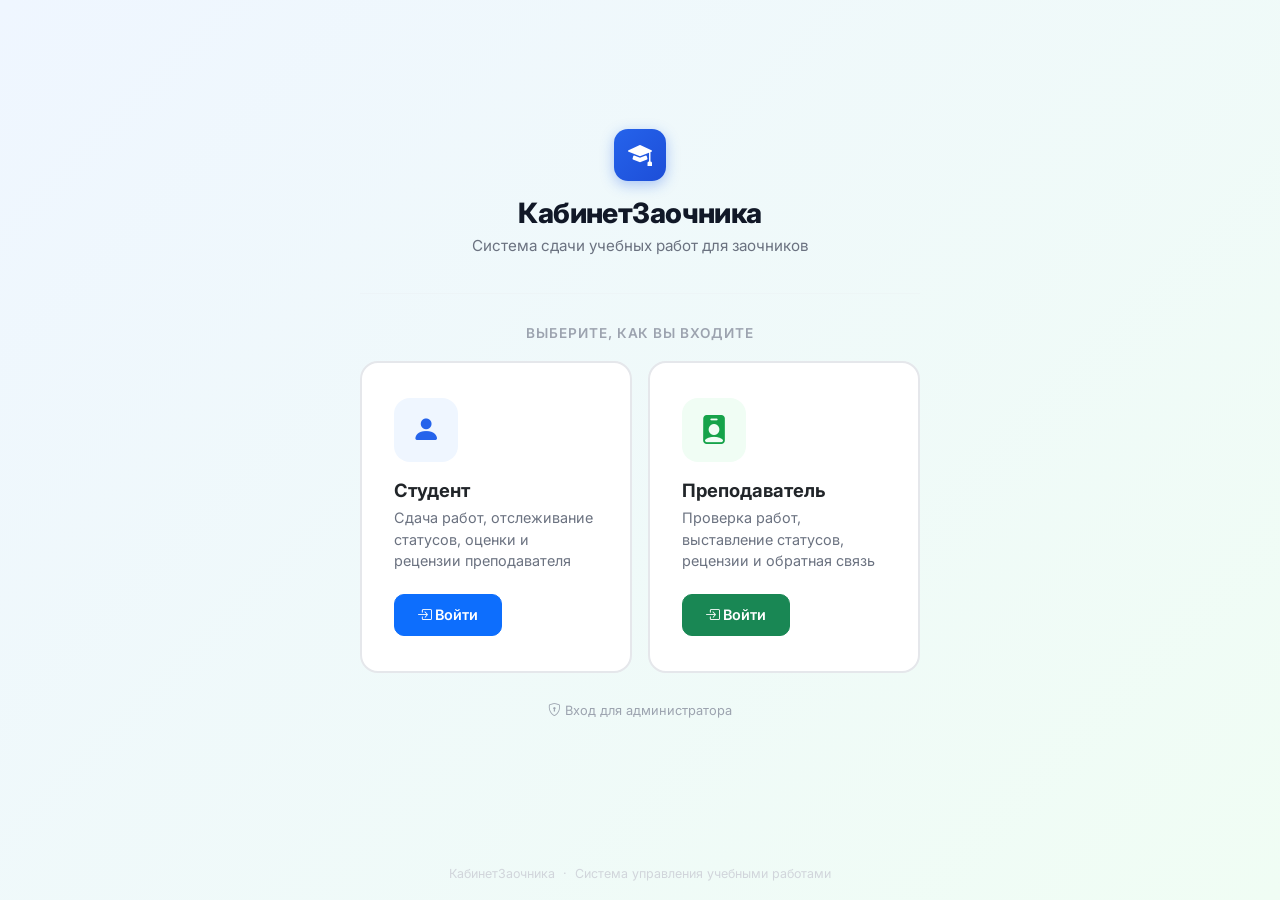
<file: static/landing.html>
<!DOCTYPE html>
<html lang="ru">
<head>
  <meta charset="UTF-8">
  <meta name="viewport" content="width=device-width, initial-scale=1">
  <title>КабинетЗаочника</title>
  <link rel="stylesheet" href="https://cdn.jsdelivr.net/npm/bootstrap@5.3.3/dist/css/bootstrap.min.css">
  <link rel="stylesheet" href="https://cdn.jsdelivr.net/npm/bootstrap-icons@1.11.3/font/bootstrap-icons.min.css">
  <link rel="preconnect" href="https://fonts.googleapis.com">
  <link rel="preconnect" href="https://fonts.gstatic.com" crossorigin>
  <link href="https://fonts.googleapis.com/css2?family=Inter:wght@400;500;600;700&display=swap" rel="stylesheet">
  <style>
    :root { --brand: #2563eb; --brand-dark: #1d4ed8; }
    * { font-family: 'Inter', sans-serif; }
    body {
      min-height: 100vh;
      background: linear-gradient(135deg, #eff6ff 0%, #f0fdf4 100%);
      display: flex;
      flex-direction: column;
    }
    .brand-logo {
      width: 52px; height: 52px;
      border-radius: 14px;
      background: linear-gradient(135deg, var(--brand), var(--brand-dark));
      display: flex; align-items: center; justify-content: center;
      box-shadow: 0 4px 14px rgba(37,99,235,.35);
      flex-shrink: 0;
    }
    .role-card {
      border: 2px solid #e5e7eb;
      border-radius: 18px;
      padding: 2.2rem 2rem;
      cursor: pointer;
      transition: border-color .2s, box-shadow .2s, transform .18s;
      background: #fff;
      text-decoration: none;
      color: inherit;
      display: block;
    }
    .role-card:hover {
      border-color: var(--brand);
      box-shadow: 0 6px 28px rgba(37,99,235,.15);
      transform: translateY(-3px);
      color: inherit;
    }
    .role-icon {
      width: 64px; height: 64px;
      border-radius: 16px;
      display: flex; align-items: center; justify-content: center;
      font-size: 1.8rem;
      margin-bottom: 1.1rem;
    }
    .role-icon.student  { background: #eff6ff; color: var(--brand); }
    .role-icon.teacher  { background: #f0fdf4; color: #16a34a; }
    .role-card h5 { font-weight: 700; font-size: 1.15rem; margin-bottom: .35rem; }
    .role-card p  { color: #6b7280; font-size: .9rem; margin: 0; line-height: 1.5; }
    .btn-enter {
      margin-top: 1.4rem;
      border-radius: 10px;
      padding: .55rem 1.4rem;
      font-weight: 600;
      font-size: .9rem;
    }
    .admin-link {
      color: #9ca3af;
      font-size: .8rem;
      text-decoration: none;
      transition: color .15s;
    }
    .admin-link:hover { color: #6b7280; }
    .hero {
      text-align: center;
      margin-bottom: 2.2rem;
    }
    .hero .brand-logo {
      margin: 0 auto 1rem;
    }
    .hero h1 {
      font-size: 1.75rem;
      font-weight: 800;
      letter-spacing: -.02em;
      margin-bottom: .3rem;
      color: #111827;
    }
    .hero .tagline {
      color: #6b7280;
      font-size: .95rem;
    }
    .divider {
      border: none;
      border-top: 1px solid #e5e7eb;
      margin: 1.8rem 0;
    }
    .choose-label {
      text-align: center;
      font-size: .85rem;
      font-weight: 600;
      text-transform: uppercase;
      letter-spacing: .07em;
      color: #9ca3af;
      margin-bottom: 1.1rem;
    }
    @media (max-width: 575.98px) {
      .role-card {
        text-align: center;
        align-items: center;
      }
      .role-icon {
        margin-left: auto;
        margin-right: auto;
      }
    }
  </style>
</head>
<body>

  <div class="flex-grow-1 d-flex align-items-center justify-content-center p-3">
    <div style="max-width:560px; width:100%;">

      <!-- Hero-блок -->
      <div class="hero">
        <div class="brand-logo">
          <i class="bi bi-mortarboard-fill text-white" style="font-size:1.5rem"></i>
        </div>
        <h1>КабинетЗаочника</h1>
        <div class="tagline">Система сдачи учебных работ для заочников</div>
      </div>

      <hr class="divider">
      <div class="choose-label">Выберите, как вы входите</div>

      <!-- Карточки ролей -->
      <div class="row g-3 mb-4">
        <div class="col-sm-6">
          <a href="/student" class="role-card h-100 d-flex flex-column">
            <div class="role-icon student">
              <i class="bi bi-person-fill"></i>
            </div>
            <h5>Студент</h5>
            <p>Сдача работ, отслеживание статусов, оценки и рецензии преподавателя</p>
            <div class="mt-auto">
              <span class="btn btn-primary btn-enter">
                <i class="bi bi-box-arrow-in-right me-1"></i>Войти
              </span>
            </div>
          </a>
        </div>
        <div class="col-sm-6">
          <a href="/teacher" class="role-card h-100 d-flex flex-column">
            <div class="role-icon teacher">
              <i class="bi bi-person-badge-fill"></i>
            </div>
            <h5>Преподаватель</h5>
            <p>Проверка работ, выставление статусов, рецензии и обратная связь</p>
            <div class="mt-auto">
              <span class="btn btn-success btn-enter">
                <i class="bi bi-box-arrow-in-right me-1"></i>Войти
              </span>
            </div>
          </a>
        </div>
      </div>

      <!-- Ссылка на Admin -->
      <div class="text-center">
        <a href="/admin" class="admin-link">
          <i class="bi bi-shield-lock me-1"></i>Вход для администратора
        </a>
      </div>

    </div>
  </div>

  <!-- Футер -->
  <footer class="text-center py-3" style="color:#d1d5db;font-size:.78rem">
    КабинетЗаочника &nbsp;·&nbsp; Система управления учебными работами
  </footer>

</body>
</html>
</file>
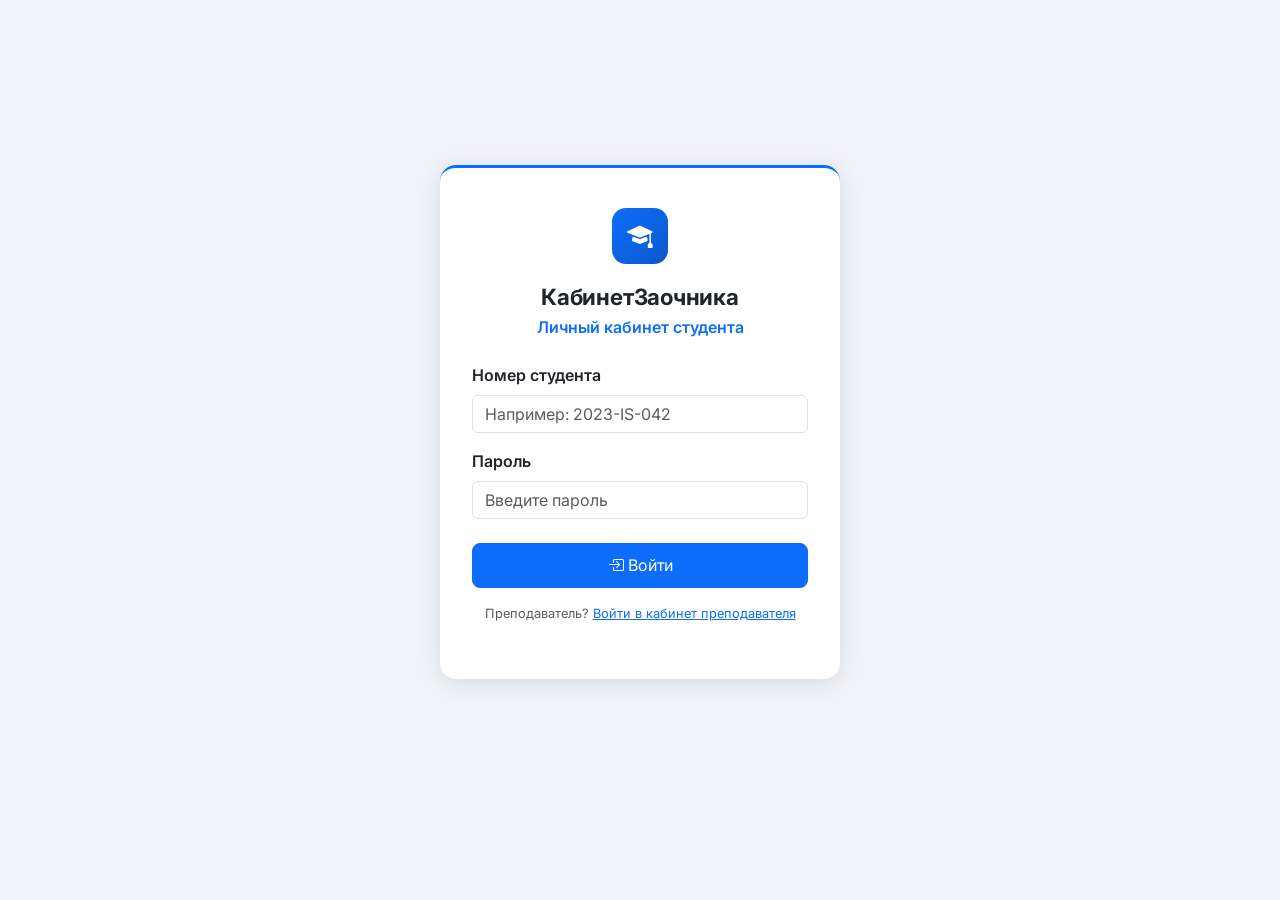
<file: static/student.html>
<!doctype html>
<html lang="ru">
    <head>
        <meta charset="UTF-8" />
        <meta name="viewport" content="width=device-width, initial-scale=1.0" />
        <title>Кабинет студента</title>
        <link rel="manifest" href="/static/manifest.json">
        <link rel="apple-touch-icon" href="/static/icons/android-chrome-192x192.png">
        <meta name="theme-color" content="#0d6efd">
        <meta name="apple-mobile-web-app-capable" content="yes">
        <meta name="apple-mobile-web-app-status-bar-style" content="default">
        <meta name="apple-mobile-web-app-title" content="Кабинет">
        <link href="https://fonts.googleapis.com/css2?family=Inter:wght@400;500;600;700&display=swap" rel="stylesheet">
        <link href="https://cdn.jsdelivr.net/npm/bootstrap@5.3.2/dist/css/bootstrap.min.css" rel="stylesheet" />
        <link rel="stylesheet" href="https://cdn.jsdelivr.net/npm/bootstrap-icons@1.11.3/font/bootstrap-icons.min.css" />
        <link rel="stylesheet" href="/static/css/student.css">
    </head>
    <body>

        <!-- Navbar (hidden until logged in) -->
        <nav class="app-navbar" id="app-navbar" style="display:none">
            <a href="#" class="brand">
                <i class="bi bi-mortarboard-fill"></i>
                <span class="brand-text">КабинетЗаочника</span>
                <span class="role-badge">Студент</span>
            </a>
            <div class="nav-actions">
                <button id="messages-btn" class="btn btn-sm btn-light position-relative" title="Сообщения">
                    <i class="bi bi-envelope-fill"></i>
                    <span id="messages-badge" class="position-absolute top-0 start-100 translate-middle badge rounded-pill bg-danger d-none" style="font-size:.65rem"></span>
                </button>
                <button class="btn btn-sm btn-light" data-bs-toggle="modal" data-bs-target="#changePasswordModal">
                    <i class="bi bi-key"></i><span class="d-none d-sm-inline ms-1">Пароль</span>
                </button>
                <button id="logout-btn" class="btn btn-sm btn-outline-light">
                    <i class="bi bi-box-arrow-right"></i><span class="d-none d-sm-inline ms-1">Выйти</span>
                </button>
            </div>
        </nav>

        <!-- Login -->
        <div id="login-section" class="login-wrapper">
            <div class="login-card">
                <div class="login-icon"><i class="bi bi-mortarboard-fill"></i></div>
                <h2>КабинетЗаочника</h2>
                <p class="login-sub">Личный кабинет студента</p>
                <div id="login-error" class="alert alert-danger d-none py-2"></div>
                <form id="login-form">
                    <div class="mb-3">
                        <label class="form-label fw-semibold">Номер студента</label>
                        <input type="text" id="student-id" class="form-control" placeholder="Например: 2023-IS-042" required />
                    </div>
                    <div class="mb-4">
                        <label class="form-label fw-semibold">Пароль</label>
                        <input type="password" id="password" class="form-control" placeholder="Введите пароль" required />
                    </div>
                    <button type="submit" class="btn btn-primary w-100" style="border-radius:8px;padding:.6rem">
                        <i class="bi bi-box-arrow-in-right me-1"></i>Войти
                    </button>
                </form>
                <p class="text-center text-muted mt-3" style="font-size:.8rem">
                    Преподаватель? <a href="/teacher">Войти в кабинет преподавателя</a>
                </p>
            </div>
        </div>

        <!-- Main -->
        <div id="main-section" style="display:none">
            <div class="container py-4">
                <div class="d-flex align-items-center gap-2 mb-1">
                    <span class="text-muted" style="font-size:.9rem"><i class="bi bi-person-circle me-1"></i><span id="student-name"></span></span>
                </div>

                <!-- Quick links -->
                <div class="quick-links-grid mb-4">
                    <a href="https://www.politex.mogilev.by/zaochnik/raspisanie-zanyatiy-818" class="quick-link-item" target="_blank" rel="noopener">
                        <div class="quick-link-icon ql-blue"><i class="bi bi-calendar2-week"></i></div>
                        <span>Расписание</span>
                    </a>
                    <a href="https://www.politex.mogilev.by/zaochnik/uchebnye-materialy-282" class="quick-link-item" target="_blank" rel="noopener">
                        <div class="quick-link-icon ql-orange"><i class="bi bi-book"></i></div>
                        <span>Материалы</span>
                    </a>
                    <a href="https://www.politex.mogilev.by/uchebnye-grafiki-126" class="quick-link-item" target="_blank" rel="noopener">
                        <div class="quick-link-icon ql-green"><i class="bi bi-graph-up"></i></div>
                        <span>Уч. графики</span>
                    </a>
                    <a href="https://www.politex.mogilev.by/zaochnik/raspisanie-konsultaciy-2099" class="quick-link-item" target="_blank" rel="noopener">
                        <div class="quick-link-icon ql-teal"><i class="bi bi-person-video3"></i></div>
                        <span>Консультации</span>
                    </a>
                    <a href="https://www.politex.mogilev.by/node/2026" class="quick-link-item" target="_blank" rel="noopener">
                        <div class="quick-link-icon ql-red"><i class="bi bi-cash-coin"></i></div>
                        <span>Оплата</span>
                    </a>
                    <a href="https://www.politex.mogilev.by/" class="quick-link-item" target="_blank" rel="noopener">
                        <div class="quick-link-icon ql-gray"><i class="bi bi-house-door"></i></div>
                        <span>Сайт</span>
                    </a>
                </div>

                <div id="announcement-banner" style="display:none"></div>

                <div class="d-flex justify-content-between align-items-center mb-2">
                    <p class="section-title mb-0"><i class="bi bi-journal-text me-2"></i>Задания</p>
                    <button id="show-grades-btn" class="btn btn-outline-primary btn-sm">
                        <i class="bi bi-bar-chart-line me-1"></i>Успеваемость
                    </button>
                </div>
                <div id="assignments"></div>
            </div>
        </div>

        <!-- Modal: сообщения -->
        <div class="modal fade" id="messagesModal" tabindex="-1">
            <div class="modal-dialog modal-lg">
                <div class="modal-content">
                    <div class="modal-header" style="background:linear-gradient(135deg,#0d6efd,#0a58ca);color:#fff;border-radius:calc(.3rem - 1px) calc(.3rem - 1px) 0 0">
                        <h5 class="modal-title"><i class="bi bi-envelope-fill me-2"></i>Сообщения от учебного заведения</h5>
                        <button type="button" class="btn-close btn-close-white" data-bs-dismiss="modal"></button>
                    </div>
                    <div class="modal-body p-0">
                        <div class="px-3 pt-3 pb-2 border-bottom">
                            <div class="btn-group btn-group-sm w-100" role="group" id="msg-filter-group">
                                <button type="button" class="btn btn-outline-primary active" data-filter="all">Все</button>
                                <button type="button" class="btn btn-outline-primary" data-filter="admin">Администрация</button>
                                <button type="button" class="btn btn-outline-primary" data-filter="teacher">Преподаватель</button>
                            </div>
                        </div>
                        <div id="messages-list"></div>
                        <p class="text-muted text-center py-4 d-none" id="messages-empty">Нет сообщений</p>
                    </div>
                </div>
            </div>
        </div>

        <!-- Modal: успеваемость -->
        <div class="modal fade" id="gradesModal" tabindex="-1">
            <div class="modal-dialog modal-lg">
                <div class="modal-content">
                    <div class="modal-header">
                        <h5 class="modal-title"><i class="bi bi-bar-chart-line me-2"></i>Успеваемость</h5>
                        <button type="button" class="btn-close" data-bs-dismiss="modal"></button>
                    </div>
                    <div class="modal-body">
                        <div class="d-flex gap-2 mb-3 flex-wrap">
                            <select id="grades-filter-month" class="form-select form-select-sm" style="max-width:160px">
                                <option value="">Все месяцы</option>
                            </select>
                            <select id="grades-filter-year" class="form-select form-select-sm" style="max-width:110px">
                                <option value="">Все годы</option>
                            </select>
                        </div>
                        <div class="table-responsive">
                            <table class="table table-hover table-sm align-middle">
                                <thead class="table-light">
                                    <tr>
                                        <th>Предмет</th>
                                        <th>Задание</th>
                                        <th>Статус</th>
                                        <th class="d-none d-sm-table-cell">Дата</th>
                                    </tr>
                                </thead>
                                <tbody id="grades"></tbody>
                            </table>
                        </div>
                        <p class="text-muted text-center d-none" id="grades-empty">Нет данных</p>
                    </div>
                </div>
            </div>
        </div>

        <!-- Toast -->
        <div class="toast-container position-fixed bottom-0 end-0 p-3">
            <div id="app-toast" class="toast align-items-center border-0" role="alert">
                <div class="d-flex">
                    <div class="toast-body" id="app-toast-body"></div>
                    <button type="button" class="btn-close btn-close-white me-2 m-auto" data-bs-dismiss="toast"></button>
                </div>
            </div>
        </div>

        <!-- Модальное окно: смена пароля -->
        <div class="modal fade" id="changePasswordModal" tabindex="-1">
            <div class="modal-dialog">
                <div class="modal-content">
                    <div class="modal-header">
                        <h5 class="modal-title">Сменить пароль</h5>
                        <button type="button" class="btn-close" data-bs-dismiss="modal"></button>
                    </div>
                    <div class="modal-body">
                        <div id="change-password-alert" class="alert d-none"></div>
                        <form id="change-password-form">
                            <div class="mb-3">
                                <label class="form-label">Текущий пароль</label>
                                <input type="password" id="cp-old" class="form-control" required>
                            </div>
                            <div class="mb-3">
                                <label class="form-label">Новый пароль</label>
                                <input type="password" id="cp-new" class="form-control" minlength="8" required>
                                <div class="form-text">Минимум 8 символов</div>
                            </div>
                            <div class="mb-3">
                                <label class="form-label">Повторите новый пароль</label>
                                <input type="password" id="cp-confirm" class="form-control" required>
                            </div>
                        </form>
                    </div>
                    <div class="modal-footer">
                        <button type="button" class="btn btn-secondary" data-bs-dismiss="modal">Отмена</button>
                        <button type="button" class="btn btn-primary" id="cp-submit-btn">Сохранить</button>
                    </div>
                </div>
            </div>
        </div>

        <script src="https://cdn.jsdelivr.net/npm/bootstrap@5.3.2/dist/js/bootstrap.bundle.min.js"></script>
        <script type="module" src="/static/js/student/main.js"></script>
    </body>
</html>
</file>
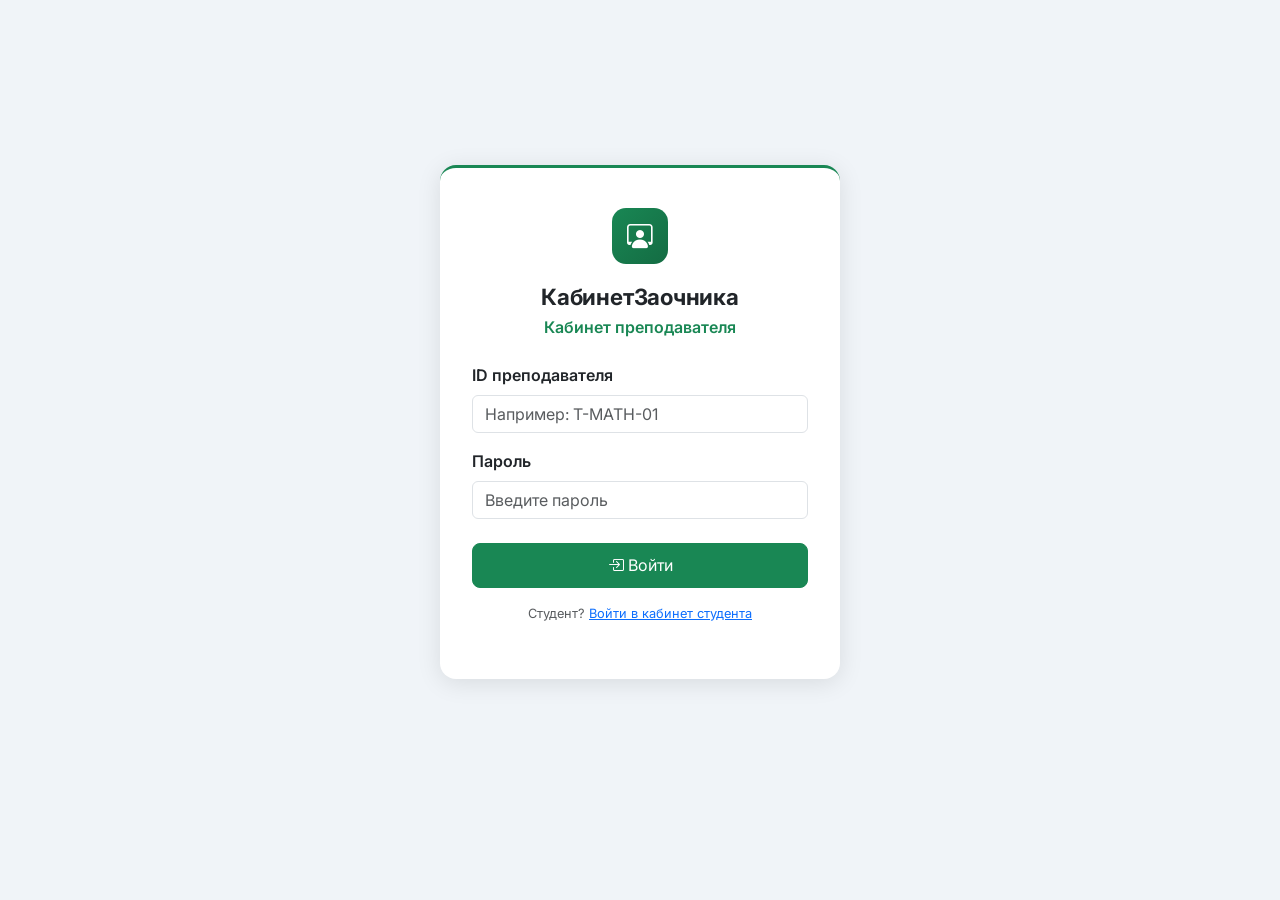
<file: static/teacher.html>
<!DOCTYPE html>
<html lang="ru">
<head>
  <meta charset="UTF-8" />
  <meta name="viewport" content="width=device-width, initial-scale=1.0"/>
  <title>Кабинет преподавателя</title>
  <link rel="manifest" href="/static/manifest-teacher.json">
  <link rel="apple-touch-icon" href="/static/icons/android-chrome-192x192.png">
  <meta name="theme-color" content="#198754">
  <meta name="apple-mobile-web-app-capable" content="yes">
  <meta name="apple-mobile-web-app-status-bar-style" content="default">
  <meta name="apple-mobile-web-app-title" content="Преподаватель">
  <link href="https://fonts.googleapis.com/css2?family=Inter:wght@400;500;600;700&display=swap" rel="stylesheet">
  <link href="https://cdn.jsdelivr.net/npm/bootstrap@5.3.2/dist/css/bootstrap.min.css" rel="stylesheet">
  <link rel="stylesheet" href="https://cdn.jsdelivr.net/npm/bootstrap-icons@1.11.3/font/bootstrap-icons.min.css">
  <link rel="stylesheet" href="/static/css/teacher.css">
</head>
<body>

  <!-- Navbar -->
  <nav class="app-navbar" id="app-navbar" style="display:none">
    <a href="#" class="brand">
      <i class="bi bi-mortarboard-fill"></i>
      <span class="brand-text">КабинетЗаочника</span>
      <span class="role-badge">Преподаватель</span>
    </a>
    <div class="nav-actions">
      <span class="teacher-name d-none d-sm-inline"><i class="bi bi-person-circle me-1"></i><span id="teacher-name-nav"></span></span>
      <button class="btn btn-sm btn-light" data-bs-toggle="modal" data-bs-target="#changePasswordModal">
        <i class="bi bi-key"></i><span class="d-none d-sm-inline ms-1">Пароль</span>
      </button>
      <button id="logout-btn" class="btn btn-sm btn-outline-light">
        <i class="bi bi-box-arrow-right"></i><span class="d-none d-sm-inline ms-1">Выйти</span>
      </button>
    </div>
  </nav>

  <!-- Login -->
  <div id="login-section" class="login-wrapper">
    <div class="login-card">
      <div class="login-icon"><i class="bi bi-person-workspace"></i></div>
      <h2>КабинетЗаочника</h2>
      <p class="login-sub">Кабинет преподавателя</p>
      <div id="login-error" class="alert alert-danger d-none py-2"></div>
      <form id="login-form">
        <div class="mb-3">
          <label class="form-label fw-semibold">ID преподавателя</label>
          <input type="text" id="teacher-id" class="form-control" placeholder="Например: T-MATH-01" required>
        </div>
        <div class="mb-4">
          <label class="form-label fw-semibold">Пароль</label>
          <input type="password" id="password" class="form-control" placeholder="Введите пароль" required>
        </div>
        <button type="submit" class="btn btn-success w-100" style="border-radius:8px;padding:.6rem">
          <i class="bi bi-box-arrow-in-right me-1"></i>Войти
        </button>
      </form>
      <p class="text-center text-muted mt-3" style="font-size:.8rem">
        Студент? <a href="/student">Войти в кабинет студента</a>
      </p>
    </div>
  </div>

  <!-- Main -->
  <div id="main-section" style="display:none">
    <div class="container py-4">

      <!-- Дашборд -->
      <div class="row g-3 mb-4">
        <div class="col-4">
          <div class="stat-card stat-card-clickable" id="tc-pending-card" title="Показать работы на проверке">
            <div class="stat-icon stat-yellow"><i class="bi bi-hourglass-split"></i></div>
            <div class="stat-value text-warning" id="tc-stat-pending">—</div>
            <div class="stat-label">На проверке <i class="bi bi-chevron-right" style="font-size:.65rem;opacity:.5;"></i></div>
          </div>
        </div>
        <div class="col-4">
          <div class="stat-card stat-card-clickable" id="tc-overdue-card" title="Показать просроченные">
            <div class="stat-icon stat-red"><i class="bi bi-exclamation-triangle-fill"></i></div>
            <div class="stat-value text-danger" id="tc-stat-overdue">—</div>
            <div class="stat-label">Просрочено <i class="bi bi-chevron-right" style="font-size:.65rem;opacity:.5;"></i></div>
          </div>
        </div>
        <div class="col-4">
          <div class="stat-card">
            <div class="stat-icon stat-green"><i class="bi bi-book-fill"></i></div>
            <div class="stat-value text-success" id="tc-stat-subjects">—</div>
            <div class="stat-label">Предметов</div>
          </div>
        </div>
      </div>

      <!-- Работы студентов -->
      <div class="section-card">
        <div class="d-flex justify-content-between align-items-center flex-wrap gap-2 mb-3">
          <h6 class="mb-0 fw-bold text-uppercase text-muted" style="letter-spacing:.06em;font-size:.8rem">
            <i class="bi bi-journal-text me-2"></i>Работы студентов
          </h6>
          <div class="d-flex gap-2 flex-wrap">
            <button id="show-progress-btn" class="btn btn-outline-primary btn-sm">
              <i class="bi bi-bar-chart-line me-1"></i><span class="d-none d-sm-inline">Прогресс студентов</span><span class="d-sm-none">Прогресс</span>
            </button>
            <button id="show-history-btn" class="btn btn-outline-secondary btn-sm">
              <i class="bi bi-clock-history me-1"></i><span class="d-none d-sm-inline">История зачтённых</span><span class="d-sm-none">История</span>
            </button>
          </div>
        </div>

        <!-- Фильтры -->
        <div class="d-flex gap-2 flex-wrap mb-3 align-items-center">
          <select id="filter-subject" class="form-select form-select-sm" style="max-width:200px;min-width:110px;">
            <option value="">Все предметы</option>
          </select>
          <select id="filter-status" class="form-select form-select-sm" style="max-width:185px;min-width:110px;">
            <option value="">Все статусы</option>
            <option value="pending">На проверке</option>
            <option value="overdue">Просрочено</option>
            <option value="approved">Зачтено</option>
            <option value="rejected">Не зачтено</option>
            <option value="not_submitted">Не сдано</option>
          </select>
          <button class="btn btn-sm btn-outline-secondary" id="refresh-btn" title="Обновить">
            <i class="bi bi-arrow-clockwise"></i>
          </button>
          <span class="text-muted ms-1" id="filter-count" style="font-size:.82rem;"></span>
        </div>

        <!-- Карточки -->
        <div class="row g-3" id="submissions-cards"></div>
        <div id="submissions-empty" style="display:none" class="text-center py-5 text-muted">
          <i class="bi bi-inbox" style="font-size:2.5rem;opacity:.4;"></i>
          <p class="mt-2 mb-0">Нет работ</p>
        </div>
      </div>

    </div>
  </div>

  <!-- Toast -->
  <div class="toast-container position-fixed bottom-0 end-0 p-3">
    <div id="app-toast" class="toast align-items-center border-0" role="alert">
      <div class="d-flex">
        <div class="toast-body" id="app-toast-body"></div>
        <button type="button" class="btn-close btn-close-white me-2 m-auto" data-bs-dismiss="toast"></button>
      </div>
    </div>
  </div>

  <!-- Modal: статус -->
  <div class="modal fade" id="gradeModal" tabindex="-1">
    <div class="modal-dialog">
      <div class="modal-content">
        <div class="modal-header border-0 pb-1">
          <div>
            <h5 class="modal-title fw-bold mb-0">Выставить статус</h5>
            <p class="text-muted small mb-0 mt-1" id="grade-modal-context"></p>
          </div>
          <button type="button" class="btn-close" data-bs-dismiss="modal"></button>
        </div>
        <div class="modal-body">
          <form id="grade-form">
            <input type="hidden" id="modal-student-id">
            <input type="hidden" id="modal-subject-name">
            <input type="hidden" id="modal-assignment-id">
            <div class="mb-3">
              <label class="form-label">Статус</label>
              <select class="form-select" id="status-input" required>
                <option value="принят на рассмотрение">Принят на рассмотрение</option>
                <option value="зачёт">Зачёт</option>
                <option value="не зачтено">Не зачтено</option>
              </select>
            </div>
            <div class="mb-3">
              <label class="form-label">Рецензия (если не зачтено)</label>
              <textarea class="form-control" id="review" rows="3"></textarea>
            </div>
            <div class="mb-3" id="feedback-file-block" style="display:none;">
              <label class="form-label">Файл с комментарием (опционально)</label>
              <input type="file" class="form-control" id="feedback-file">
            </div>
            <button type="submit" class="btn btn-success">Сохранить</button>
          </form>
        </div>
      </div>
    </div>
  </div>

  <!-- Modal: файлы -->
  <div class="modal fade" id="filesModal" tabindex="-1" style="z-index:1065">
    <div class="modal-dialog">
      <div class="modal-content">
        <div class="modal-header">
          <h5 class="modal-title">Файлы работы</h5>
          <button type="button" class="btn-close" data-bs-dismiss="modal"></button>
        </div>
        <div class="modal-body" id="files-list"></div>
      </div>
    </div>
  </div>

  <!-- Modal: прогресс -->
  <div class="modal fade" id="progressModal" tabindex="-1">
    <div class="modal-dialog modal-xl">
      <div class="modal-content">
        <div class="modal-header">
          <h5 class="modal-title"><i class="bi bi-bar-chart-line me-2"></i>Прогресс студентов</h5>
          <button type="button" class="btn-close" data-bs-dismiss="modal"></button>
        </div>
        <div class="modal-body">
          <div class="mb-3">
            <select id="progress-subject-filter" class="form-select w-auto">
              <option value="">Все предметы</option>
            </select>
          </div>
          <div class="table-responsive">
            <table class="table table-bordered table-sm">
              <thead class="table-light">
                <tr>
                  <th>Студент</th><th>Предмет</th><th>Задание</th>
                  <th>Дедлайн</th><th>Статус</th><th>Дата сдачи</th>
                </tr>
              </thead>
              <tbody id="progress-rows"></tbody>
            </table>
          </div>
          <p class="text-muted text-center" id="progress-empty" style="display:none;">Нет данных</p>
        </div>
      </div>
    </div>
  </div>

  <!-- Modal: написать студенту -->
  <div class="modal fade" id="sendMsgModal" tabindex="-1">
    <div class="modal-dialog">
      <div class="modal-content">
        <div class="modal-header">
          <h5 class="modal-title"><i class="bi bi-envelope-fill me-2"></i>Написать студенту</h5>
          <button type="button" class="btn-close" data-bs-dismiss="modal"></button>
        </div>
        <div class="modal-body">
          <p class="text-muted mb-3" id="msg-student-label" style="font-size:.9rem"></p>
          <form id="teacher-msg-form">
            <input type="hidden" id="msg-student-db-id">
            <div class="mb-3">
              <input type="text" id="msg-title-teacher" class="form-control" placeholder="Тема сообщения" required maxlength="120">
            </div>
            <div class="mb-3">
              <textarea id="msg-body-teacher" class="form-control" rows="4" placeholder="Текст сообщения" required></textarea>
            </div>
            <button type="submit" class="btn btn-success"><i class="bi bi-send me-1"></i>Отправить</button>
          </form>
        </div>
      </div>
    </div>
  </div>

  <!-- Modal: история -->
  <div class="modal fade" id="historyModal" tabindex="-1">
    <div class="modal-dialog modal-lg modal-dialog-scrollable">
      <div class="modal-content">
        <div class="modal-header border-0 pb-1">
          <div>
            <h5 class="modal-title fw-bold mb-0">
              <i class="bi bi-check-circle-fill text-success me-2"></i>История зачтённых работ
            </h5>
            <p class="text-muted small mb-0 mt-1">Работы, принятые вами по всем предметам</p>
          </div>
          <button type="button" class="btn-close" data-bs-dismiss="modal"></button>
        </div>
        <div class="modal-body pt-2">
          <div class="mb-3">
            <input type="text" id="history-search" class="form-control form-control-sm" placeholder="Поиск по студенту...">
          </div>
          <div id="history-list"></div>
          <div id="history-empty" style="display:none;" class="text-center py-5 text-muted">
            <i class="bi bi-inbox" style="font-size:2.5rem;opacity:.4;"></i>
            <p class="mt-2 mb-0">Нет зачтённых работ</p>
          </div>
        </div>
      </div>
    </div>
  </div>

  <!-- Modal: смена пароля -->
  <div class="modal fade" id="changePasswordModal" tabindex="-1">
    <div class="modal-dialog">
      <div class="modal-content">
        <div class="modal-header">
          <h5 class="modal-title">Сменить пароль</h5>
          <button type="button" class="btn-close" data-bs-dismiss="modal"></button>
        </div>
        <div class="modal-body">
          <div id="change-password-alert" class="alert d-none"></div>
          <form id="change-password-form">
            <div class="mb-3">
              <label class="form-label">Текущий пароль</label>
              <input type="password" id="cp-old" class="form-control" required>
            </div>
            <div class="mb-3">
              <label class="form-label">Новый пароль</label>
              <input type="password" id="cp-new" class="form-control" minlength="8" required>
              <div class="form-text">Минимум 8 символов</div>
            </div>
            <div class="mb-3">
              <label class="form-label">Повторите новый пароль</label>
              <input type="password" id="cp-confirm" class="form-control" required>
            </div>
          </form>
        </div>
        <div class="modal-footer">
          <button type="button" class="btn btn-secondary" data-bs-dismiss="modal">Отмена</button>
          <button type="button" class="btn btn-success" id="cp-submit-btn">Сохранить</button>
        </div>
      </div>
    </div>
  </div>

  <script src="https://cdn.jsdelivr.net/npm/bootstrap@5.3.2/dist/js/bootstrap.bundle.min.js"></script>
  <script type="module" src="/static/js/teacher/main.js"></script>
</body>
</html>
</file>
<file: static/css/admin.css>
:root { --brand: #dc3545; --brand-dark: #b02a37; }
body { background: #f0f4f8; min-height: 100vh; font-family: 'Inter', system-ui, -apple-system, sans-serif; overflow-x: hidden; }

.app-navbar {
  background: linear-gradient(135deg, var(--brand), var(--brand-dark));
  padding: 0 1rem;
  height: 56px;
  display: flex;
  align-items: center;
  justify-content: space-between;
  box-shadow: 0 2px 12px rgba(220, 53, 69, .35);
}
.app-navbar .brand {
  color: #fff;
  font-weight: 700;
  font-size: 1.1rem;
  text-decoration: none;
  display: flex;
  align-items: center;
  gap: 8px;
}
.app-navbar .brand i { font-size: 1.3rem; }
.app-navbar .role-badge { background: rgba(255,255,255,.2); color: #fff; font-size: .7rem; font-weight: 700; padding: 2px 9px; border-radius: 20px; letter-spacing: .06em; text-transform: uppercase; }
@media (max-width: 400px) {
  .app-navbar .brand-text { display: none; }
  .app-navbar .role-badge { display: none; }
}
.app-navbar .nav-actions { display: flex; gap: 8px; align-items: center; }

.login-wrapper {
  min-height: calc(100vh - 56px);
  display: flex;
  align-items: center;
  justify-content: center;
  padding: 2rem 1rem;
}
.login-card {
  background: #fff;
  border-radius: 16px;
  box-shadow: 0 4px 24px rgba(0,0,0,.10);
  padding: 2.5rem 2rem;
  width: 100%;
  max-width: 400px;
  border-top: 3px solid var(--brand);
}
.login-card .login-icon {
  width: 56px; height: 56px;
  background: linear-gradient(135deg, var(--brand), var(--brand-dark));
  border-radius: 14px;
  display: flex; align-items: center; justify-content: center;
  margin: 0 auto 1.25rem;
}
.login-card .login-icon i { color: #fff; font-size: 1.6rem; }
.login-card h2 { text-align: center; font-size: 1.4rem; font-weight: 700; margin-bottom: .25rem; letter-spacing: -0.01em; }
.login-card .login-sub { text-align: center; color: var(--brand); font-size: 1rem; font-weight: 600; margin-bottom: 1.5rem; }

.section-card {
  background: #fff;
  border-radius: 12px;
  box-shadow: 0 1px 6px rgba(0,0,0,.07);
  padding: 1.25rem;
  margin-bottom: 1.5rem;
}
.stat-card {
  background: #fff;
  border-radius: 12px;
  padding: 1.25rem 1rem;
  box-shadow: 0 1px 6px rgba(0,0,0,.07);
  text-align: center;
  height: 100%;
}
.stat-icon {
  width: 44px; height: 44px;
  border-radius: 10px;
  display: flex; align-items: center; justify-content: center;
  font-size: 1.2rem;
  margin: 0 auto 0.6rem;
}
.stat-blue   { background: #dbeafe; color: #1d6fef; }
.stat-green  { background: #d1fae5; color: #059669; }
.stat-yellow { background: #fef3c7; color: #d97706; }
.stat-red    { background: #fee2e2; color: #dc2626; }
.stat-value  { font-size: 1.75rem; font-weight: 700; line-height: 1.1; margin-bottom: 0.15rem; }
.stat-label  { font-size: 0.8rem; color: #6c757d; font-weight: 500; }
.stat-card-clickable { transition: box-shadow .15s, transform .1s; }
.stat-card-clickable:hover { box-shadow: 0 4px 16px rgba(0,0,0,.12); transform: translateY(-2px); }
.nav-tabs .nav-link { color: #495057; }
.nav-tabs .nav-link.active { font-weight: 600; }
.table { margin-bottom: 0; }
.detail-card { background:#fff; border-radius: 10px; padding: 0.85rem 1rem; margin-bottom: 0.5rem; border: 1px solid #e9ecef; transition: box-shadow .12s; }
.detail-card:hover { box-shadow: 0 2px 8px rgba(0,0,0,.08); }
.toast-container { z-index: 9999; }
.ac-item { font-size:.85rem; cursor:pointer; padding:.45rem .75rem; border-bottom:1px solid #f0f0f0; transition:background .1s; }
.ac-item:last-child { border-bottom:none; }
.ac-item:hover { background:#f8f9fa; }
</file>
<file: static/css/student.css>
:root {
    --brand: #0d6efd;
    --brand-dark: #0a58ca;
}
body { background: #f0f4f8; min-height: 100vh; font-family: 'Inter', system-ui, -apple-system, sans-serif; overflow-x: hidden; }

/* Navbar */
.app-navbar {
    background: linear-gradient(135deg, var(--brand), var(--brand-dark));
    padding: 0 1rem;
    height: 56px;
    display: flex;
    align-items: center;
    justify-content: space-between;
    box-shadow: 0 2px 12px rgba(13, 110, 253, .35);
}
.app-navbar .brand {
    color: #fff;
    font-weight: 700;
    font-size: 1.1rem;
    text-decoration: none;
    display: flex;
    align-items: center;
    gap: 8px;
}
.app-navbar .brand i { font-size: 1.3rem; }
.app-navbar .role-badge { background: rgba(255,255,255,.2); color: #fff; font-size: .7rem; font-weight: 700; padding: 2px 9px; border-radius: 20px; letter-spacing: .06em; text-transform: uppercase; }
.app-navbar .nav-actions { display: flex; gap: 8px; align-items: center; }
@media (max-width: 400px) {
    .app-navbar .brand-text { display: none; }
    .app-navbar .role-badge { display: none; }
}

/* Login */
.login-wrapper {
    min-height: calc(100vh - 56px);
    display: flex;
    align-items: center;
    justify-content: center;
    padding: 2rem 1rem;
}
.login-card {
    background: #fff;
    border-radius: 16px;
    box-shadow: 0 4px 24px rgba(0,0,0,.10);
    padding: 2.5rem 2rem;
    width: 100%;
    max-width: 400px;
    border-top: 3px solid var(--brand);
}
.login-card .login-icon {
    width: 56px; height: 56px;
    background: linear-gradient(135deg, var(--brand), var(--brand-dark));
    border-radius: 14px;
    display: flex; align-items: center; justify-content: center;
    margin: 0 auto 1.25rem;
}
.login-card .login-icon i { color: #fff; font-size: 1.6rem; }
.login-card h2 { text-align: center; font-size: 1.4rem; font-weight: 700; margin-bottom: .25rem; letter-spacing: -0.01em; }
.login-card .login-sub { text-align: center; color: var(--brand); font-size: 1rem; font-weight: 600; margin-bottom: 1.5rem; }

/* Announcement banner */
.announcement-banner {
    background: linear-gradient(135deg, #0d6efd 0%, #0a58ca 100%);
    color: #fff;
    border-radius: 12px;
    padding: 0.85rem 1rem;
    margin-bottom: 1rem;
    display: flex;
    align-items: flex-start;
    gap: 0.75rem;
    box-shadow: 0 2px 8px rgba(13,110,253,.25);
}
.announcement-banner .ann-icon { font-size: 1.3rem; flex-shrink: 0; margin-top: 1px; }
.announcement-banner .ann-title { font-weight: 700; font-size: .95rem; margin-bottom: 2px; }
.announcement-banner .ann-body  { font-size: .87rem; opacity: .92; }
.announcement-banner .ann-close {
    margin-left: auto; flex-shrink: 0;
    background: none; border: none; color: rgba(255,255,255,.7);
    font-size: 1.1rem; cursor: pointer; padding: 0 0 0 0.5rem; line-height: 1;
}
.announcement-banner .ann-close:hover { color: #fff; }

/* Cards */
.assignment-card {
    border: none;
    border-radius: 12px;
    box-shadow: 0 1px 6px rgba(0,0,0,.07);
    margin-bottom: 1rem;
    transition: box-shadow .15s;
    overflow: hidden;
}
.assignment-card:hover { box-shadow: 0 3px 12px rgba(0,0,0,.12); }

/* Status strip */
.card-status-strip {
    padding: 0.45rem 1rem;
    font-size: 0.82rem;
    font-weight: 600;
    display: flex;
    align-items: center;
    gap: 0.4rem;
    color: #fff;
}
.card-status-strip.strip-approved     { background: #198754; }
.card-status-strip.strip-in_review    { background: #e09a00; }
.card-status-strip.strip-rejected     { background: #dc3545; }
.card-status-strip.strip-resubmitted  { background: #dc3545; }
.card-status-strip.strip-submitted    { background: #6c757d; }
.card-status-strip.strip-notebook_sent{ background: #0891b2; }
.card-status-strip.strip-pending      { background: #dee2e6; color: #6c757d; }

.assignment-card .subject-label {
    font-size: .8rem;
    font-weight: 600;
    letter-spacing: .04em;
    text-transform: uppercase;
    color: var(--brand);
    margin-bottom: 2px;
}
.assignment-card .teacher-label { color: #6c757d; font-size: .85rem; margin-bottom: .5rem; }

.review-block {
    background: #fff5f5;
    border-left: 3px solid #dc3545;
    padding: 0.6rem 0.75rem;
    margin-top: 0.75rem;
    font-size: 0.9em;
    border-radius: 0 6px 6px 0;
}

/* Quick-links */
.quick-links-grid {
    display: grid;
    grid-template-columns: repeat(3, 1fr);
    gap: 0.6rem;
}
@media (min-width: 480px) { .quick-links-grid { grid-template-columns: repeat(6, 1fr); } }
.quick-link-item {
    display: flex;
    flex-direction: column;
    align-items: center;
    gap: 0.35rem;
    padding: 0.75rem 0.25rem;
    background: #fff;
    border-radius: 12px;
    box-shadow: 0 1px 4px rgba(0,0,0,.07);
    text-decoration: none;
    color: #495057;
    font-size: 0.72rem;
    font-weight: 500;
    text-align: center;
    transition: box-shadow .15s, transform .15s;
}
.quick-link-item:hover { box-shadow: 0 3px 10px rgba(0,0,0,.12); transform: translateY(-1px); color: #495057; }
.quick-link-icon {
    width: 38px; height: 38px;
    border-radius: 10px;
    display: flex; align-items: center; justify-content: center;
    font-size: 1rem;
}
.ql-blue   { background: #dbeafe; color: #1d6fef; }
.ql-orange { background: #fef3c7; color: #d97706; }
.ql-green  { background: #d1fae5; color: #059669; }
.ql-teal   { background: #cffafe; color: #0891b2; }
.ql-red    { background: #fee2e2; color: #dc2626; }
.ql-gray   { background: #f1f5f9; color: #64748b; }

/* Assignments grid on desktop */
@media (min-width: 768px) {
    #assignments {
        display: grid;
        grid-template-columns: repeat(2, 1fr);
        gap: 1rem;
    }
    #assignments .assignment-card { margin-bottom: 0; height: 100%; }
}

/* Mobile safety */
.assignment-card .card-body { word-break: break-word; }
.assignment-card h6 { word-break: break-word; }
.d-flex.gap-2.flex-wrap { flex-wrap: wrap !important; }

/* Table */
.table { border-radius: 10px; overflow: hidden; }
.section-title {
    font-size: 1rem;
    font-weight: 700;
    text-transform: uppercase;
    letter-spacing: .06em;
    color: #495057;
    margin: 2rem 0 1rem;
}

/* Toast */
.toast-container { z-index: 9999; }
</file>
<file: static/css/teacher.css>
:root { --brand: #198754; --brand-dark: #146c43; }
body { background: #f0f4f8; min-height: 100vh; font-family: 'Inter', system-ui, -apple-system, sans-serif; overflow-x: hidden; }

.app-navbar {
  background: linear-gradient(135deg, var(--brand), var(--brand-dark));
  padding: 0 1rem;
  height: 56px;
  display: flex;
  align-items: center;
  justify-content: space-between;
  box-shadow: 0 2px 12px rgba(25, 135, 84, .35);
}
.app-navbar .brand {
  color: #fff;
  font-weight: 700;
  font-size: 1.1rem;
  text-decoration: none;
  display: flex;
  align-items: center;
  gap: 8px;
}
.app-navbar .brand i { font-size: 1.3rem; }
.app-navbar .role-badge { background: rgba(255,255,255,.2); color: #fff; font-size: .7rem; font-weight: 700; padding: 2px 9px; border-radius: 20px; letter-spacing: .06em; text-transform: uppercase; }
@media (max-width: 400px) {
  .app-navbar .brand-text { display: none; }
  .app-navbar .role-badge { display: none; }
}
.app-navbar .nav-actions { display: flex; gap: 8px; align-items: center; }
.app-navbar .teacher-name { color: rgba(255,255,255,.85); font-size: .9rem; }

.login-wrapper {
  min-height: calc(100vh - 56px);
  display: flex;
  align-items: center;
  justify-content: center;
  padding: 2rem 1rem;
}
.login-card {
  background: #fff;
  border-radius: 16px;
  box-shadow: 0 4px 24px rgba(0,0,0,.10);
  padding: 2.5rem 2rem;
  width: 100%;
  max-width: 400px;
  border-top: 3px solid var(--brand);
}
.login-card .login-icon {
  width: 56px; height: 56px;
  background: linear-gradient(135deg, var(--brand), var(--brand-dark));
  border-radius: 14px;
  display: flex; align-items: center; justify-content: center;
  margin: 0 auto 1.25rem;
}
.login-card .login-icon i { color: #fff; font-size: 1.6rem; }
.login-card h2 { text-align: center; font-size: 1.4rem; font-weight: 700; margin-bottom: .25rem; letter-spacing: -0.01em; }
.login-card .login-sub { text-align: center; color: var(--brand); font-size: 1rem; font-weight: 600; margin-bottom: 1.5rem; }

.status-badge { font-size: .8em; padding: .2em .55em; border-radius: .25rem; margin-left: 6px; vertical-align: middle; font-weight: 500; }
.status-submitted  { background: #e9ecef; color: #495057; }
.status-in_review  { background: #fff3cd; color: #856404; }
.status-approved   { background: #d1e7dd; color: #0a3622; }
.status-rejected   { background: #f8d7da; color: #58151c; }

.section-card {
  background: #fff;
  border-radius: 12px;
  box-shadow: 0 1px 6px rgba(0,0,0,.07);
  padding: 1.25rem;
  margin-bottom: 1.5rem;
}
.table { margin-bottom: 0; }
.toast-container { z-index: 9999; }
.history-card:hover { box-shadow: 0 2px 10px rgba(0,0,0,.09); }

.stat-card { background:#fff; border-radius:12px; padding:1.1rem 1rem; box-shadow:0 1px 6px rgba(0,0,0,.07); text-align:center; height:100%; }
.stat-icon { width:40px;height:40px;border-radius:10px;display:flex;align-items:center;justify-content:center;font-size:1.1rem;margin:0 auto .5rem; }
.stat-green  { background:#d1fae5;color:#059669; }
.stat-yellow { background:#fef3c7;color:#d97706; }
.stat-red    { background:#fee2e2;color:#dc2626; }
.stat-value  { font-size:1.6rem;font-weight:700;line-height:1.1;margin-bottom:.12rem; }
.stat-label  { font-size:.76rem;color:#6c757d;font-weight:500; }
.stat-card-clickable { cursor:pointer;transition:box-shadow .15s,transform .1s; }
.stat-card-clickable:hover { box-shadow:0 4px 16px rgba(0,0,0,.12);transform:translateY(-2px); }

.sub-card { background:#fff;border-radius:12px;box-shadow:0 1px 6px rgba(0,0,0,.07);overflow:hidden;height:100%;display:flex;flex-direction:column;transition:box-shadow .15s; }
.sub-card:hover { box-shadow:0 3px 14px rgba(0,0,0,.10); }
.sub-card-strip { height:4px;flex-shrink:0; }
.sub-card-body { padding:.9rem 1rem;flex:1;display:flex;flex-direction:column; }
</file>
